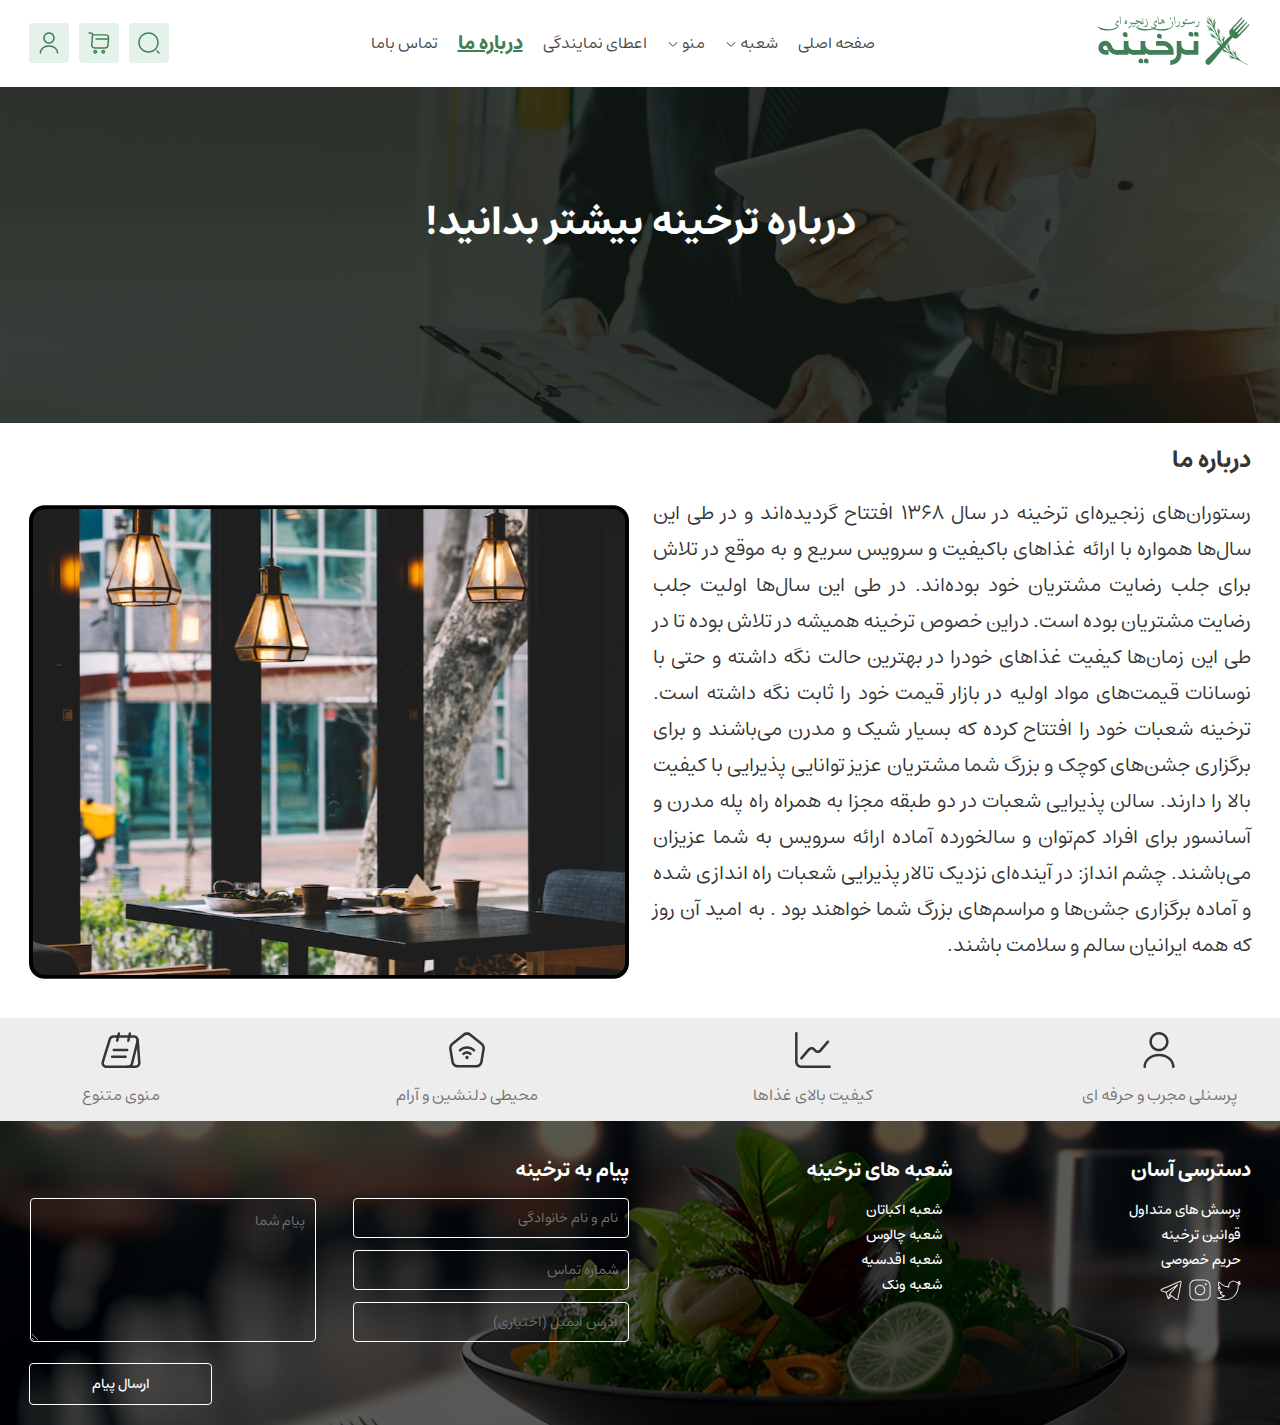
<file: about.html>
<!DOCTYPE html>
<html lang="fa" dir="rtl">
  <head>
    <meta charset="UTF-8" />
    <meta name="viewport" content="width=device-width, initial-scale=1.0" />
    <link rel="stylesheet" href="/css/fonts.css" />
    <link rel="stylesheet" href="/css/styles.css" />
    <title>Tarkhineh-food ordering website</title>
  </head>
  <body>
    <!-- -------------- navbar--------------- -->
    <header class="main-header">
      <nav class="nav container">
        <div class="nav__toggler">
          <div class="bar bar-one"></div>
          <div class="bar bar-two"></div>
          <div class="bar bar-three"></div>
        </div>

        <a href="/index.html" class="logo">
          <img src="/assets/images/Logo.svg" alt="Tarkhineh-logo" />
        </a>

        <ul class="list nav__list">
          <li class="nav__item"><a href="/index.html">صفحه اصلی</a></li>
          <!-- ----------------------- -->
          <li class="nav__item slide-down">
            <a href="branches.html">شعبه</a>
            <span
              ><img src="/assets/icons/singles/arrow-down.svg" alt=""
            /></span>
          </li>
          <!-- ----------------------- -->
          <li class="nav__item slide-down">
            <a href="/menu-page.html">منو</a>
            <span
              ><img src="/assets/icons/singles/arrow-down.svg" alt=""
            /></span>
          </li>
          <!-- ---------------------- -->
          <li class="nav__item"><a href="/deputize.html">اعطای نمایندگی</a></li>
          <li class="nav__item"><a href="/about.html">درباره ما</a></li>
          <li class="nav__item"><a href="/call-us.html">تماس باما</a></li>
        </ul>

        <div class="nav__icon-container">
          <span class="nav__icons nav__search">
            <img src="/assets/icons/search-normal-primary.svg" alt="" />
          </span>
          <span class="nav__icons">
            <img src="/assets/icons/singles/shopping-cart-primary.svg" alt="" />
          </span>
          <span class="nav__icons">
            <img src="/assets/icons/singles/user-primary.svg" alt="" />
          </span>
        </div>
      </nav>
    </header>
    <!-- ------------ hero section ---------- -->
    <section class="hero-section about-hero">
      <div class="hero__wrapper">
        <h6 class="hero__title">درباره ترخینه بیشتر بدانید!</h6>
      </div>
    </section>
    <!-- ------------ about-us section ------ -->
    <section class="about-us__section container">
      <h6>درباره ما</h6>

      <div class="about-us__text">
        <span>
          <img src="/assets/images/about-us-img.svg" alt="" />
        </span>
        <p>
          رستوران‌های زنجیره‌ای ترخینه در سال ۱۳۶۸ افتتاح گردیده‌اند و در طی این
          سال‌ها همواره با ارائه غذاهای باکیفیت و سرویس سریع و به موقع در تلاش
          برای جلب رضایت مشتریان خود بوده‌اند. در طی این سال‌ها اولیت جلب رضایت
          مشتریان بوده است. دراین خصوص ترخینه همیشه در تلاش بوده تا در طی این
          زمان‌ها کیفیت غذاهای خودرا در بهترین حالت نگه داشته و حتی با نوسانات
          قیمت‌های مواد اولیه در بازار قیمت خود را ثابت نگه داشته است. ترخینه
          شعبات خود را افتتاح کرده که بسیار شیک و مدرن می‌باشند و برای برگزاری
          جشن‌های کوچک و بزرگ شما مشتریان عزیز توانایی پذیرایی با کیفیت بالا را
          دارند. سالن پذیرایی شعبات در دو طبقه مجزا به همراه راه پله مدرن و
          آسانسور برای افراد کم‌توان و سالخورده آماده ارائه سرویس به شما عزیزان
          می‌باشند. چشم انداز: در آینده‌ای نزدیک تالار پذیرایی شعبات راه اندازی
          شده و آماده برگزاری جشن‌ها و مراسم‌های بزرگ شما خواهند بود . به امید
          آن روز که همه ایرانیان سالم و سلامت باشند.
        </p>
      </div>
    </section>
    <!-- ------------ about-us icons--------- -->
    <div class="about-us__wrapper">
      <div class="about-us__icons container">
        <div class="icon-container">
          <span><img src="/assets/icons/singles/user.svg" alt="" /></span>
          <span class="icon__name">پرسنلی مجرب و حرفه ای</span>
        </div>
        <div class="icon-container">
          <span><img src="/assets/icons/singles/diagram.svg" alt="" /></span>
          <span class="icon__name">کیفیت بالای غذاها</span>
        </div>
        <div class="icon-container">
          <span><img src="/assets/icons/singles/home-wifi.svg" alt="" /></span>
          <span class="icon__name">محیطی دلنشین و آرام</span>
        </div>
        <div class="icon-container">
          <span><img src="/assets/icons/singles/menu-board.svg" alt="" /></span>
          <span class="icon__name">منوی متنوع</span>
        </div>
      </div>
    </div>
    <!-- ------------- footer -------------- -->
    <footer class="footer-section about-us__footer">
      <div class="footer-wrapper container">
        <div class="footer__shortcut">
          <p class="shortcut__header">دسترسی آسان</p>
          <ul>
            <li>
              <a href="">پرسش های متداول</a>
            </li>
            <li>
              <a href="">قوانین ترخینه</a>
            </li>
            <li>
              <a href="">حریم خصوصی</a>
            </li>
            <li>
              <div class="socials">
                <a href="">
                  <img
                    src="/assets/icons/singles/twitter.svg"
                    alt="twitter icon"
                  />
                </a>
                <a href="">
                  <img
                    src="/assets/icons/singles/Instagram.svg"
                    alt="Instagram icon"
                  />
                </a>
                <a href="">
                  <img
                    src="/assets/icons/singles/Telegram.svg"
                    alt="Telegram icon"
                  />
                </a>
              </div>
            </li>
          </ul>
        </div>
        <!-- --------------------------------- -->
        <div class="footer__branches">
          <p class="shortcut__header">
            <a href="">شعبه های ترخینه</a>
          </p>
          <ul>
            <li><a href="">شعبه اکباتان</a></li>
            <li><a href="">شعبه چالوس</a></li>
            <li><a href="">شعبه اقدسیه</a></li>
            <li><a href="">شعبه ونک</a></li>
          </ul>
        </div>
        <!-- ------------------------------- -->
        <div class="footer__message">
          <p>پیام به ترخینه</p>
          <form>
            <input
              type="text"
              placeholder="نام و نام خانوادگی"
              class="footer__form-name"
            />
            <input
              type="tel"
              placeholder="شماره تماس"
              class="footer__form-num"
            />
            <input
              type="email"
              placeholder="آدرس ایمیل (اختیاری)"
              class="footer__form-email"
            />
            <textarea
              cols="30"
              rows="10"
              placeholder="پیام شما"
              class="footer__form-textarea"
            ></textarea>
            <input type="button" value="ارسال پیام" class="btn" />
          </form>
        </div>
      </div>
    </footer>

    <script src="/js/app.js"></script>
  </body>
</html>
</file>
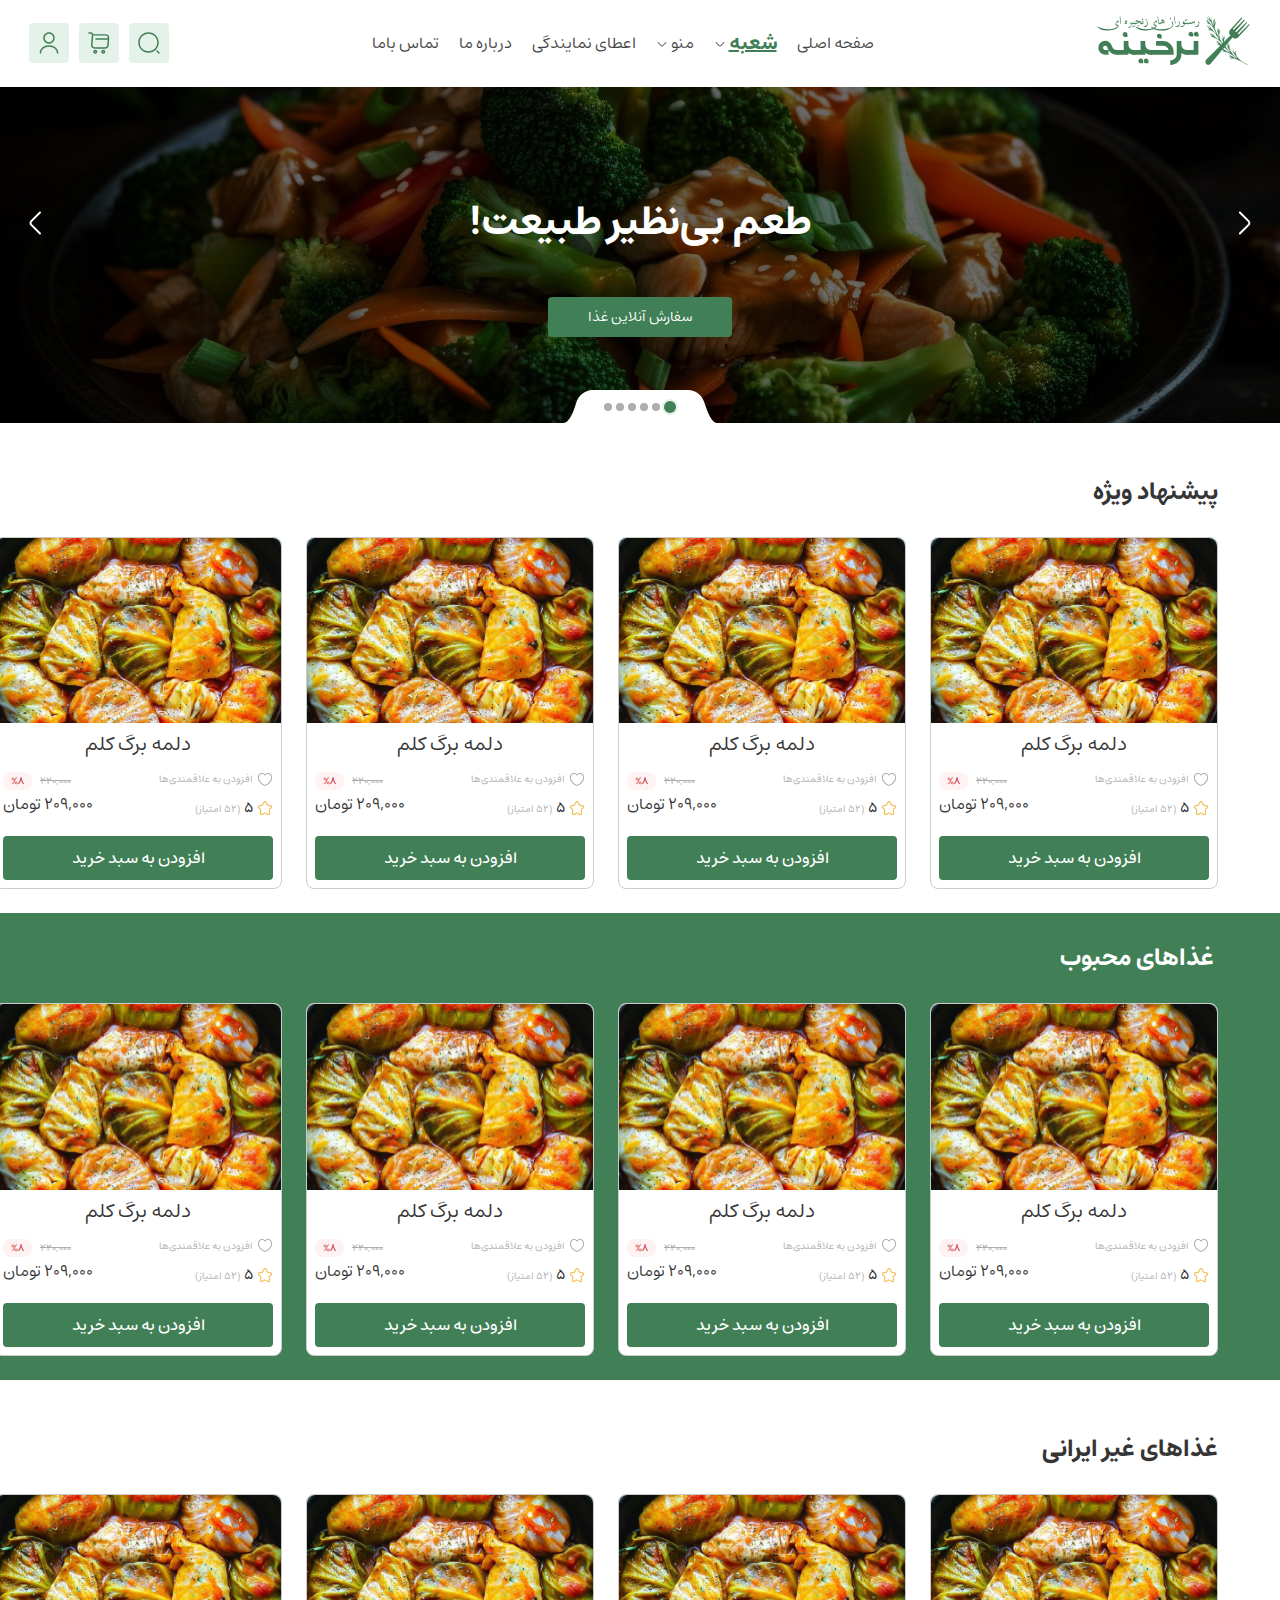
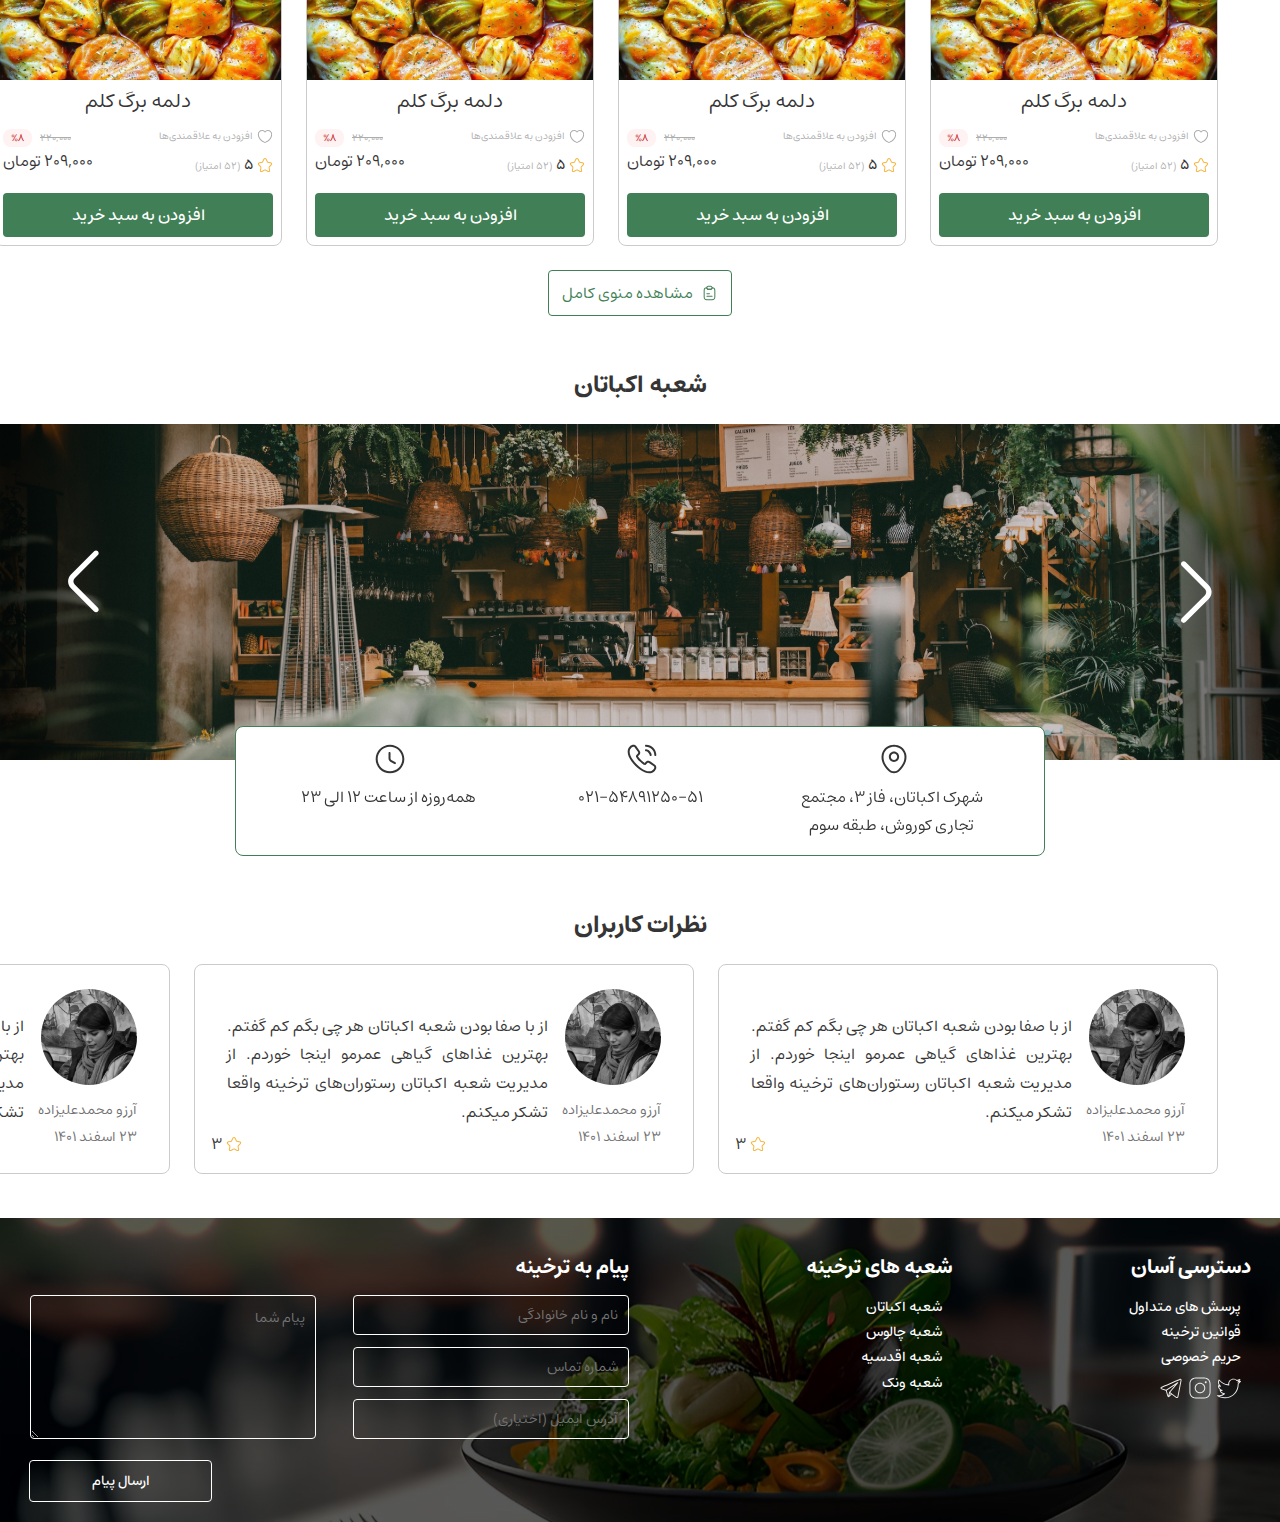
<file: branches.html>
<!DOCTYPE html>
<html lang="fa" dir="rtl">
  <head>
    <meta charset="UTF-8" />
    <meta name="viewport" content="width=device-width, initial-scale=1.0" />
    <link rel="stylesheet" href="/css/fonts.css" />
    <link rel="stylesheet" href="/css/styles.css" />
    <title>Tarkhineh-food ordering website</title>
  </head>
  <body>
    <!-- ---------------- navbar---------------- -->
    <header class="main-header">
      <nav class="nav container">
        <div class="nav__toggler">
          <div class="bar bar-one"></div>
          <div class="bar bar-two"></div>
          <div class="bar bar-three"></div>
        </div>

        <a href="/index.html" class="logo">
          <img src="/assets/images/Logo.svg" alt="Tarkhineh-logo" />
        </a>

        <ul class="list nav__list">
          <li class="nav__item"><a href="/index.html">صفحه اصلی</a></li>
          <!-- ----------------------- -->
          <li class="nav__item slide-down">
            <a href="/branches.html">شعبه</a>
            <span
              ><img src="/assets/icons/singles/arrow-down.svg" alt=""
            /></span>
          </li>
          <!-- ----------------------- -->
          <li class="nav__item slide-down">
            <a href="/menu-page.html">منو</a>
            <span
              ><img src="/assets/icons/singles/arrow-down.svg" alt=""
            /></span>
          </li>
          <!-- ---------------------- -->
          <li class="nav__item"><a href="/deputize.html">اعطای نمایندگی</a></li>
          <li class="nav__item"><a href="/about.html">درباره ما</a></li>
          <li class="nav__item"><a href="/call-us.html">تماس باما</a></li>
        </ul>

        <div class="nav__icon-container">
          <span class="nav__icons nav__search">
            <img src="/assets/icons/search-normal-primary.svg" alt="" />
          </span>
          <span class="nav__icons">
            <img src="/assets/icons/singles/shopping-cart-primary.svg" alt="" />
          </span>
          <span class="nav__icons">
            <img src="/assets/icons/singles/user-primary.svg" alt="" />
          </span>
        </div>
      </nav>
    </header>
    <!-- ----------- hero section ------------ -->
    <section class="hero-section branch-hero block">
      <div class="hero__wrapper">
        <span class="slide-icons slide-right">
          <img src="/assets/icons/singles/arrow-right1.svg" alt="" />
        </span>
        <h6 class="hero__title">طعم بی‌نظیر طبیعت!</h6>
        <span class="slide-icons slide-left">
          <img src="/assets/icons/singles/arrow-left.svg" alt="" />
        </span>
        <button class="btn btn--primary">سفارش آنلاین غذا</button>
        <span><img src="/assets/images/Elipse Group.svg" alt="" /></span>
      </div>
    </section>
    <!-- --------- special offer section --------- -->
    <section class="branch__container container-scorll branch__title">
      <div class="menu__search">
        <form>
          <input type="search" placeholder="جستجو" />
        </form>
      </div>
      <div class="branch__special-offers">
        <h6>پیشنهاد ویژه</h6>
        <div class="branch__offer-cards">
          <div class="offer-card">
            <img src="/assets/images/dolme.svg" alt="" />
            <p>دلمه برگ کلم</p>
            <div class="card-details">
              <span class="card__icons">
                <span class="add-to-faves">
                  <img src="/assets/icons/singles/heart.svg" alt="" />
                  <p>افزودن به علاقمندی‌ها</p></span
                >
                <span class="card__likes">
                  <img src="/assets/icons/singles/star.svg" alt="" />
                  <p><strong>۵</strong>(۵۲ امتیاز)</p></span
                >
              </span>
              <span class="card__price">
                <span>
                  <span class="old-price">۲۲۰,۰۰۰</span>
                  <span class="badge">%۸</span>
                </span>
                <span class="new-price">۲۰۹,۰۰۰ تومان</span>
              </span>
            </div>
            <button class="btn btn--primary">افزودن به سبد خرید</button>
          </div>
          <!-- ------------------------ -->
          <div class="offer-card">
            <img src="/assets/images/dolme.svg" alt="" />
            <p>دلمه برگ کلم</p>
            <div class="card-details">
              <span class="card__icons">
                <span class="add-to-faves">
                  <img src="/assets/icons/singles/heart.svg" alt="" />
                  <p>افزودن به علاقمندی‌ها</p>
                </span>

                <span class="card__likes"
                  ><img src="/assets/icons/singles/star.svg" alt="" />
                  <p><strong>۵</strong>(۵۲ امتیاز)</p></span
                >
              </span>
              <span class="card__price">
                <span>
                  <span class="old-price">۲۲۰,۰۰۰</span>
                  <span class="badge">%۸</span>
                </span>
                <span class="new-price">۲۰۹,۰۰۰ تومان</span>
              </span>
            </div>
            <button class="btn btn--primary">افزودن به سبد خرید</button>
          </div>
          <!-- ------------------------ -->
          <div class="offer-card">
            <img src="/assets/images/dolme.svg" alt="" />
            <p>دلمه برگ کلم</p>
            <div class="card-details">
              <span class="card__icons">
                <span class="add-to-faves">
                  <img src="/assets/icons/singles/heart.svg" alt="" />
                  <p>افزودن به علاقمندی‌ها</p></span
                >
                <span class="card__likes"
                  ><img src="/assets/icons/singles/star.svg" alt="" />
                  <p><strong>۵</strong>(۵۲ امتیاز)</p></span
                >
              </span>
              <span class="card__price">
                <span>
                  <span class="old-price">۲۲۰,۰۰۰</span>
                  <span class="badge">%۸</span>
                </span>
                <span class="new-price">۲۰۹,۰۰۰ تومان</span>
              </span>
            </div>
            <button class="btn btn--primary">افزودن به سبد خرید</button>
          </div>
          <!-- ------------------------ -->
          <div class="offer-card">
            <img src="/assets/images/dolme.svg" alt="" />
            <p>دلمه برگ کلم</p>
            <div class="card-details">
              <span class="card__icons">
                <span class="add-to-faves">
                  <img src="/assets/icons/singles/heart.svg" alt="" />
                  <p>افزودن به علاقمندی‌ها</p>
                </span>
                <span class="card__likes"
                  ><img src="/assets/icons/singles/star.svg" alt="" />
                  <p><strong>۵</strong>(۵۲ امتیاز)</p></span
                >
              </span>
              <span class="card__price">
                <span>
                  <span class="old-price">۲۲۰,۰۰۰</span>
                  <span class="badge">%۸</span>
                </span>
                <span class="new-price">۲۰۹,۰۰۰ تومان</span>
              </span>
            </div>
            <button class="btn btn--primary">افزودن به سبد خرید</button>
          </div>
          <!-- ------------------------ -->
          <div class="offer-card">
            <img src="/assets/images/dolme.svg" alt="" />
            <p>دلمه برگ کلم</p>
            <div class="card-details">
              <span class="card__icons">
                <span class="add-to-faves">
                  <img src="/assets/icons/singles/heart.svg" alt="" />
                  <p>افزودن به علاقمندی‌ها</p></span
                >
                <span class="card__likes"
                  ><img src="/assets/icons/singles/star.svg" alt="" />
                  <p><strong>۵</strong>(۵۲ امتیاز)</p></span
                >
              </span>
              <span class="card__price">
                <span>
                  <span class="old-price">۲۲۰,۰۰۰</span>
                  <span class="badge">%۸</span>
                </span>
                <span class="new-price">۲۰۹,۰۰۰ تومان</span>
              </span>
            </div>
            <button class="btn btn--primary">افزودن به سبد خرید</button>
          </div>
          <!-- ------------------------ -->
        </div>
      </div>
    </section>
    <!-- --------- fave foods section ------------ -->
    <section class="branch__fave-foods branch__title">
      <div class="container-scorll">
        <h6>غذاهای محبوب</h6>
        <div class="branch__faves branch__offer-cards">
          <div class="offer-card">
            <img src="/assets/images/dolme.svg" alt="" />
            <p>دلمه برگ کلم</p>
            <div class="card-details">
              <span class="card__icons">
                <span class="add-to-faves">
                  <img src="/assets/icons/singles/heart.svg" alt="" />
                  <p>افزودن به علاقمندی‌ها</p></span
                >
                <span class="card__likes"
                  ><img src="/assets/icons/singles/star.svg" alt="" />
                  <p><strong>۵</strong>(۵۲ امتیاز)</p></span
                >
              </span>
              <span class="card__price">
                <span>
                  <span class="old-price">۲۲۰,۰۰۰</span>
                  <span class="badge">%۸</span>
                </span>
                <span class="new-price">۲۰۹,۰۰۰ تومان</span>
              </span>
            </div>
            <button class="btn btn--primary">افزودن به سبد خرید</button>
          </div>
          <!-- ----------------------------- --->
          <div class="offer-card">
            <img src="/assets/images/dolme.svg" alt="" />
            <p>دلمه برگ کلم</p>
            <div class="card-details">
              <span class="card__icons">
                <span class="add-to-faves">
                  <img src="/assets/icons/singles/heart.svg" alt="" />
                  <p>افزودن به علاقمندی‌ها</p></span
                >
                <span class="card__likes"
                  ><img src="/assets/icons/singles/star.svg" alt="" />
                  <p><strong>۵</strong>(۵۲ امتیاز)</p></span
                >
              </span>
              <span class="card__price">
                <span>
                  <span class="old-price">۲۲۰,۰۰۰</span>
                  <span class="badge">%۸</span>
                </span>
                <span class="new-price">۲۰۹,۰۰۰ تومان</span>
              </span>
            </div>
            <button class="btn btn--primary">افزودن به سبد خرید</button>
          </div>
          <!-- ------------------------------ -->
          <div class="offer-card">
            <img src="/assets/images/dolme.svg" alt="" />
            <p>دلمه برگ کلم</p>
            <div class="card-details">
              <span class="card__icons">
                <span class="add-to-faves">
                  <img src="/assets/icons/singles/heart.svg" alt="" />
                  <p>افزودن به علاقمندی‌ها</p></span
                >
                <span class="card__likes"
                  ><img src="/assets/icons/singles/star.svg" alt="" />
                  <p><strong>۵</strong>(۵۲ امتیاز)</p></span
                >
              </span>
              <span class="card__price">
                <span>
                  <span class="old-price">۲۲۰,۰۰۰</span>
                  <span class="badge">%۸</span>
                </span>
                <span class="new-price">۲۰۹,۰۰۰ تومان</span>
              </span>
            </div>
            <button class="btn btn--primary">افزودن به سبد خرید</button>
          </div>
          <!-- ------------------------------ -->
          <div class="offer-card">
            <img src="/assets/images/dolme.svg" alt="" />
            <p>دلمه برگ کلم</p>
            <div class="card-details">
              <span class="card__icons">
                <span class="add-to-faves">
                  <img src="/assets/icons/singles/heart.svg" alt="" />
                  <p>افزودن به علاقمندی‌ها</p></span
                >
                <span class="card__likes"
                  ><img src="/assets/icons/singles/star.svg" alt="" />
                  <p><strong>۵</strong>(۵۲ امتیاز)</p></span
                >
              </span>
              <span class="card__price">
                <span>
                  <span class="old-price">۲۲۰,۰۰۰</span>
                  <span class="badge">%۸</span>
                </span>
                <span class="new-price">۲۰۹,۰۰۰ تومان</span>
              </span>
            </div>
            <button class="btn btn--primary">افزودن به سبد خرید</button>
          </div>
          <!-- ------------------------------ -->
          <div class="offer-card">
            <img src="/assets/images/dolme.svg" alt="" />
            <p>دلمه برگ کلم</p>
            <div class="card-details">
              <span class="card__icons">
                <span class="add-to-faves">
                  <img src="/assets/icons/singles/heart.svg" alt="" />
                  <p>افزودن به علاقمندی‌ها</p></span
                >
                <span class="card__likes"
                  ><img src="/assets/icons/singles/star.svg" alt="" />
                  <p><strong>۵</strong>(۵۲ امتیاز)</p></span
                >
              </span>
              <span class="card__price">
                <span>
                  <span class="old-price">۲۲۰,۰۰۰</span>
                  <span class="badge">%۸</span>
                </span>
                <span class="new-price">۲۰۹,۰۰۰ تومان</span>
              </span>
            </div>
            <button class="btn btn--primary">افزودن به سبد خرید</button>
          </div>
          <!-- ------------------------------ -->
        </div>
      </div>
    </section>
    <!-- -------- foreign foods section ---------- -->
    <div class="branch__foreign-foods container-scorll branch__title">
      <h6>غذاهای غیر ایرانی</h6>
      <div class="branch__offer-cards">
        <div class="offer-card">
          <img src="/assets/images/dolme.svg" alt="" />
          <p>دلمه برگ کلم</p>
          <div class="card-details">
            <span class="card__icons">
              <span class="add-to-faves">
                <img src="/assets/icons/singles/heart.svg" alt="" />
                <p>افزودن به علاقمندی‌ها</p></span
              >
              <span class="card__likes"
                ><img src="/assets/icons/singles/star.svg" alt="" />
                <p><strong>۵</strong>(۵۲ امتیاز)</p></span
              >
            </span>
            <span class="card__price">
              <span>
                <span class="old-price">۲۲۰,۰۰۰</span>
                <span class="badge">%۸</span>
              </span>
              <span class="new-price">۲۰۹,۰۰۰ تومان</span>
            </span>
          </div>
          <button class="btn btn--primary">افزودن به سبد خرید</button>
        </div>
        <!-- ----------------------------- --->
        <div class="offer-card">
          <img src="/assets/images/dolme.svg" alt="" />
          <p>دلمه برگ کلم</p>
          <div class="card-details">
            <span class="card__icons">
              <span class="add-to-faves">
                <img src="/assets/icons/singles/heart.svg" alt="" />
                <p>افزودن به علاقمندی‌ها</p></span
              >
              <span class="card__likes"
                ><img src="/assets/icons/singles/star.svg" alt="" />
                <p><strong>۵</strong>(۵۲ امتیاز)</p></span
              >
            </span>
            <span class="card__price">
              <span>
                <span class="old-price">۲۲۰,۰۰۰</span>
                <span class="badge">%۸</span>
              </span>
              <span class="new-price">۲۰۹,۰۰۰ تومان</span>
            </span>
          </div>
          <button class="btn btn--primary">افزودن به سبد خرید</button>
        </div>
        <!-- ------------------------------ -->
        <div class="offer-card">
          <img src="/assets/images/dolme.svg" alt="" />
          <p>دلمه برگ کلم</p>
          <div class="card-details">
            <span class="card__icons">
              <span class="add-to-faves">
                <img src="/assets/icons/singles/heart.svg" alt="" />
                <p>افزودن به علاقمندی‌ها</p></span
              >
              <span class="card__likes"
                ><img src="/assets/icons/singles/star.svg" alt="" />
                <p><strong>۵</strong>(۵۲ امتیاز)</p></span
              >
            </span>
            <span class="card__price">
              <span>
                <span class="old-price">۲۲۰,۰۰۰</span>
                <span class="badge">%۸</span>
              </span>
              <span class="new-price">۲۰۹,۰۰۰ تومان</span>
            </span>
          </div>
          <button class="btn btn--primary">افزودن به سبد خرید</button>
        </div>
        <!-- ------------------------------ -->
        <div class="offer-card">
          <img src="/assets/images/dolme.svg" alt="" />
          <p>دلمه برگ کلم</p>
          <div class="card-details">
            <span class="card__icons">
              <span class="add-to-faves">
                <img src="/assets/icons/singles/heart.svg" alt="" />
                <p>افزودن به علاقمندی‌ها</p></span
              >
              <span class="card__likes"
                ><img src="/assets/icons/singles/star.svg" alt="" />
                <p><strong>۵</strong>(۵۲ امتیاز)</p></span
              >
            </span>
            <span class="card__price">
              <span>
                <span class="old-price">۲۲۰,۰۰۰</span>
                <span class="badge">%۸</span>
              </span>
              <span class="new-price">۲۰۹,۰۰۰ تومان</span>
            </span>
          </div>
          <button class="btn btn--primary">افزودن به سبد خرید</button>
        </div>
        <!-- ------------------------------ -->
        <div class="offer-card">
          <img src="/assets/images/dolme.svg" alt="" />
          <p>دلمه برگ کلم</p>
          <div class="card-details">
            <span class="card__icons">
              <span class="add-to-faves">
                <img src="/assets/icons/singles/heart.svg" alt="" />
                <p>افزودن به علاقمندی‌ها</p></span
              >
              <span class="card__likes"
                ><img src="/assets/icons/singles/star.svg" alt="" />
                <p><strong>۵</strong>(۵۲ امتیاز)</p></span
              >
            </span>
            <span class="card__price">
              <span>
                <span class="old-price">۲۲۰,۰۰۰</span>
                <span class="badge">%۸</span>
              </span>
              <span class="new-price">۲۰۹,۰۰۰ تومان</span>
            </span>
          </div>
          <button class="btn btn--primary">افزودن به سبد خرید</button>
        </div>
        <!-- ------------------------------ -->
      </div>
    </div>
    <div class="btn-wrapper">
      <button class="btn btn--fourth">
        <img class="note-icon" src="/assets/icons/singles/note.svg" alt="" />
        <img
          class="note-icon-white"
          src="/assets/icons/singles/note-white.svg"
          alt=""
        />
        مشاهده منوی کامل
      </button>
    </div>

    <!-- ------------- branch address ------------ -->
    <div class="branch__address-wrapper branch__title">
      <h6>شعبه اکباتان</h6>
      <div class="branch__container">
        <div class="branch__hero-img">
          <img src="/assets/images/branch__hero-img.svg" alt="ekbatan-branch" />
        </div>
        <div class="branch__address">
          <span class="address-location"
            ><img
              src="/assets/icons/singles/location.svg"
              alt="location-icon"
            />
            شهرک اکباتان، فاز ۳، مجتمع تجاری کوروش، طبقه سوم</span
          >
          <!-- <span class="branch__call-day"> -->
            <span
              ><img
                src="/assets/icons/singles/call-calling.svg"
                alt="phone-icon"
              />۰۲۱-۵۴۸۹۱۲۵۰-۵۱</span
            >
            <span class="address-time"
              ><img
                src="/assets/icons/singles/clock.svg"
                alt="clock-icon"
              />همه‌روزه از ساعت ۱۲ الی ۲۳
            </span>
          <!-- </span> -->
        </div>
      </div>
    </div>
    <!-- ------------ comment section -------- -->
    <section class="comment-section branch__title">
      <h6>نظرات کاربران</h6>
      <div class="comment__wrapper">
        <div class="comment__card">
          <span class="comment__avatar">
            <img src="/assets/images/avatar.svg" alt="avatar" />
            <p class="comment__id">آرزو محمدعلیزاده</p>
            <span class="comment__id">۲۳ اسفند ۱۴۰۱</span>
          </span>
          <p>
            از با صفا بودن شعبه اکباتان هر چی بگم کم گفتم. بهترین غذاهای گیاهی
            عمرمو اینجا خوردم. از مدیریت شعبه اکباتان رستوران‌های ترخینه واقعا
            تشکر میکنم.
          </p>
          <span class="comment__rate"
            ><img src="/assets/icons/singles/star.svg" alt="" />۳</span
          >
        </div>
        <!-- ---------------------------- -->
        <div class="comment__card">
          <span class="comment__avatar">
            <img src="/assets/images/avatar.svg" alt="avatar" />
            <p class="comment__id">آرزو محمدعلیزاده</p>
            <span class="comment__id">۲۳ اسفند ۱۴۰۱</span>
          </span>
          <p>
            از با صفا بودن شعبه اکباتان هر چی بگم کم گفتم. بهترین غذاهای گیاهی
            عمرمو اینجا خوردم. از مدیریت شعبه اکباتان رستوران‌های ترخینه واقعا
            تشکر میکنم.
          </p>
          <span class="comment__rate"
            ><img src="/assets/icons/singles/star.svg" alt="" />۳</span
          >
        </div>
        <!-- ---------------------------- -->
        <div class="comment__card">
          <span class="comment__avatar">
            <img src="/assets/images/avatar.svg" alt="avatar" />
            <p class="comment__id">آرزو محمدعلیزاده</p>
            <span class="comment__id">۲۳ اسفند ۱۴۰۱</span>
          </span>
          <p>
            از با صفا بودن شعبه اکباتان هر چی بگم کم گفتم. بهترین غذاهای گیاهی
            عمرمو اینجا خوردم. از مدیریت شعبه اکباتان رستوران‌های ترخینه واقعا
            تشکر میکنم.
          </p>
          <span class="comment__rate"
            ><img src="/assets/icons/singles/star.svg" alt="" />۳</span
          >
        </div>
        <!-- ---------------------------- -->
        <div class="comment__card">
          <span class="comment__avatar">
            <img src="/assets/images/avatar.svg" alt="avatar" />
            <p class="comment__id">آرزو محمدعلیزاده</p>
            <span class="comment__id">۲۳ اسفند ۱۴۰۱</span>
          </span>
          <p>
            از با صفا بودن شعبه اکباتان هر چی بگم کم گفتم. بهترین غذاهای گیاهی
            عمرمو اینجا خوردم. از مدیریت شعبه اکباتان رستوران‌های ترخینه واقعا
            تشکر میکنم.
          </p>
          <span class="comment__rate"
            ><img src="/assets/icons/singles/star.svg" alt="" />۳</span
          >
        </div>
        <!-- ---------------------------- -->
      </div>
    </section>
    <!-- ----------- footer ----------------- -->
    <footer class="footer-section branch__footer">
      <div class="footer-wrapper container">
        <div class="footer__shortcut">
          <p class="shortcut__header">دسترسی آسان</p>
          <ul>
            <li>
              <a href="">پرسش های متداول</a>
            </li>
            <li>
              <a href="">قوانین ترخینه</a>
            </li>
            <li>
              <a href="">حریم خصوصی</a>
            </li>
            <li>
              <div class="socials">
                <a href="">
                  <img
                    src="/assets/icons/singles/twitter.svg"
                    alt="twitter icon"
                  />
                </a>
                <a href="">
                  <img
                    src="/assets/icons/singles/Instagram.svg"
                    alt="Instagram icon"
                  />
                </a>
                <a href="">
                  <img
                    src="/assets/icons/singles/Telegram.svg"
                    alt="Telegram icon"
                  />
                </a>
              </div>
            </li>
          </ul>
        </div>
        <!-- --------------------------------- -->
        <div class="footer__branches">
          <p class="shortcut__header">
            <a href="">شعبه های ترخینه</a>
          </p>
          <ul>
            <li><a href="">شعبه اکباتان</a></li>
            <li><a href="">شعبه چالوس</a></li>
            <li><a href="">شعبه اقدسیه</a></li>
            <li><a href="">شعبه ونک</a></li>
          </ul>
        </div>
        <!-- ------------------------------- -->
        <div class="footer__message">
          <p>پیام به ترخینه</p>
          <form>
            <input
              type="text"
              placeholder="نام و نام خانوادگی"
              class="footer__form-name"
            />
            <input
              type="tel"
              placeholder="شماره تماس"
              class="footer__form-num"
            />
            <input
              type="email"
              placeholder="آدرس ایمیل (اختیاری)"
              class="footer__form-email"
            />
            <textarea
              cols="30"
              rows="10"
              placeholder="پیام شما"
              class="footer__form-textarea"
            ></textarea>
            <input type="button" value="ارسال پیام" class="btn" />
          </form>
        </div>
      </div>
      <!-- ----------- my signature ----------- -->
      <!-- <p class="my-signature">
        created by
        <a href="https://github.com/rezvan9/Tarkhine_project">Rezvan Asadi</a>
        /designed by Tarkhineh group
      </p> -->
    </footer>

    <script src="/js/app.js"></script>
  </body>
</html>
</file>
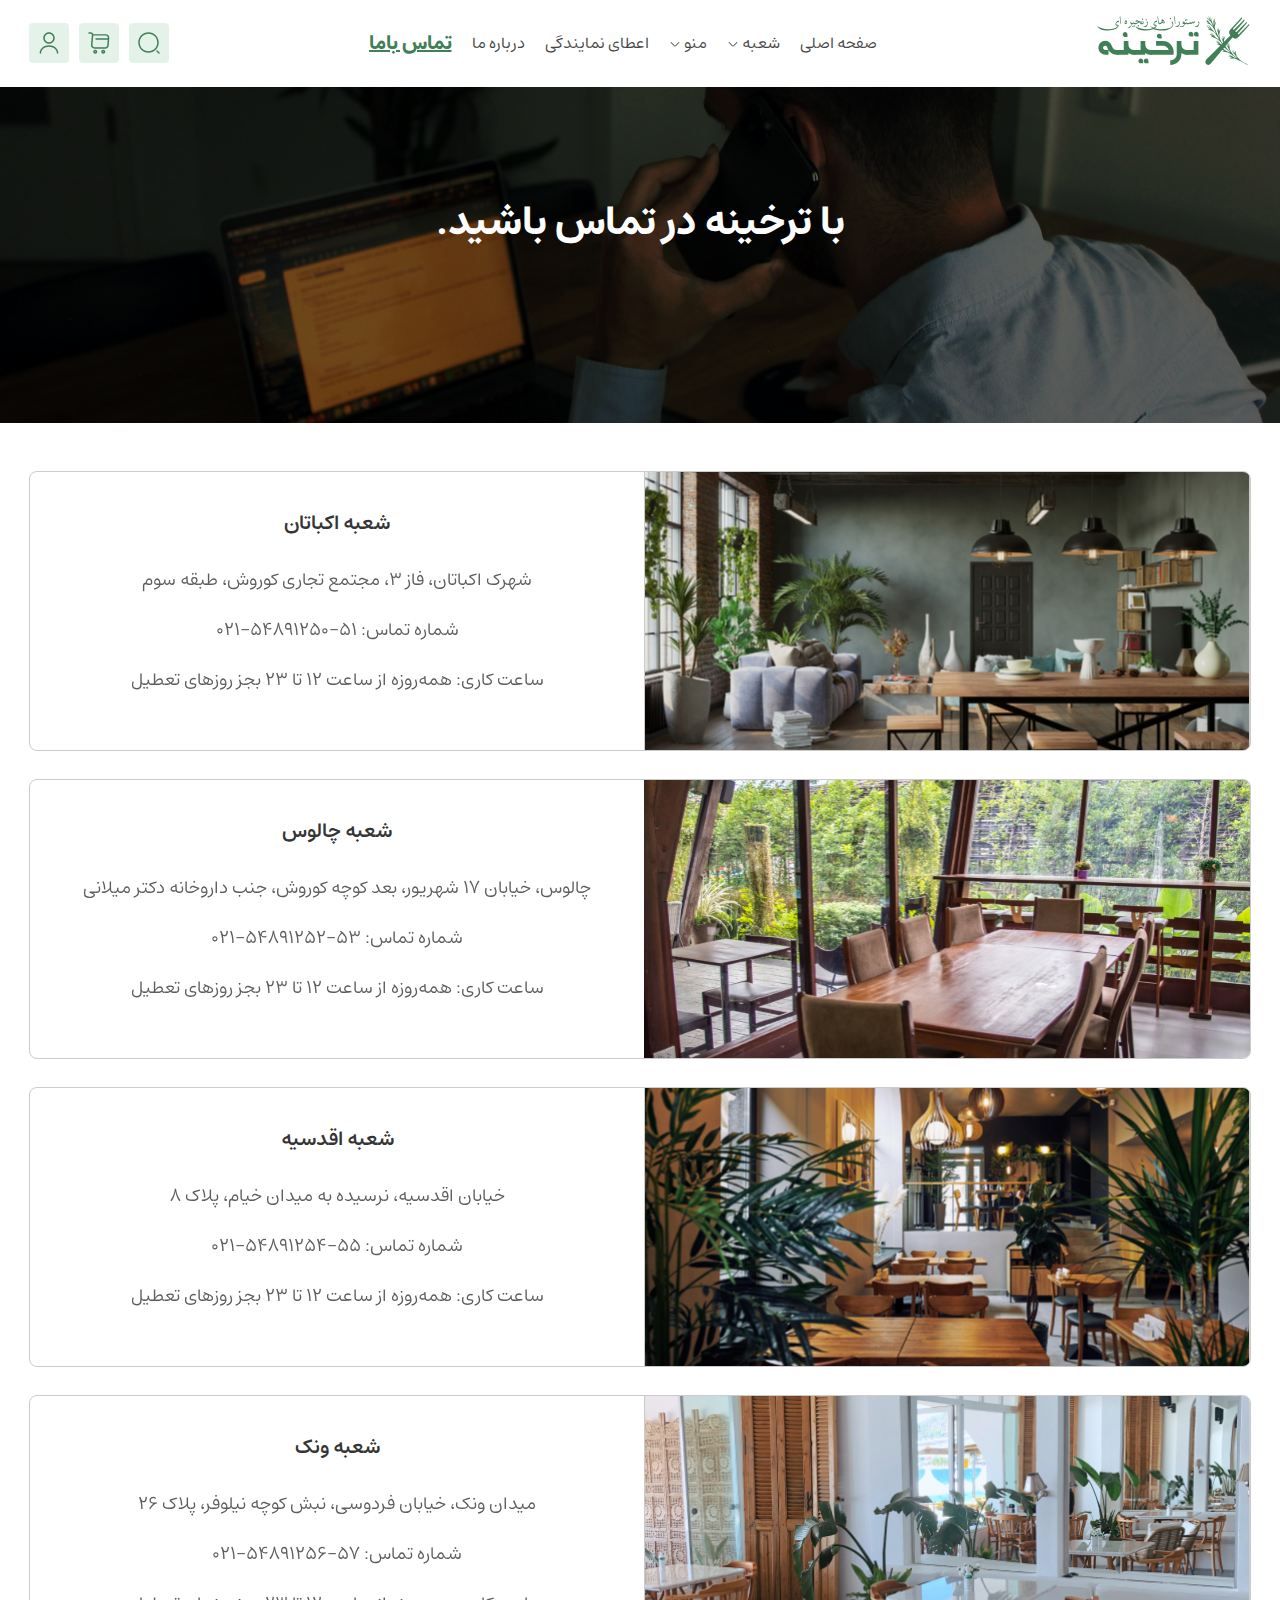
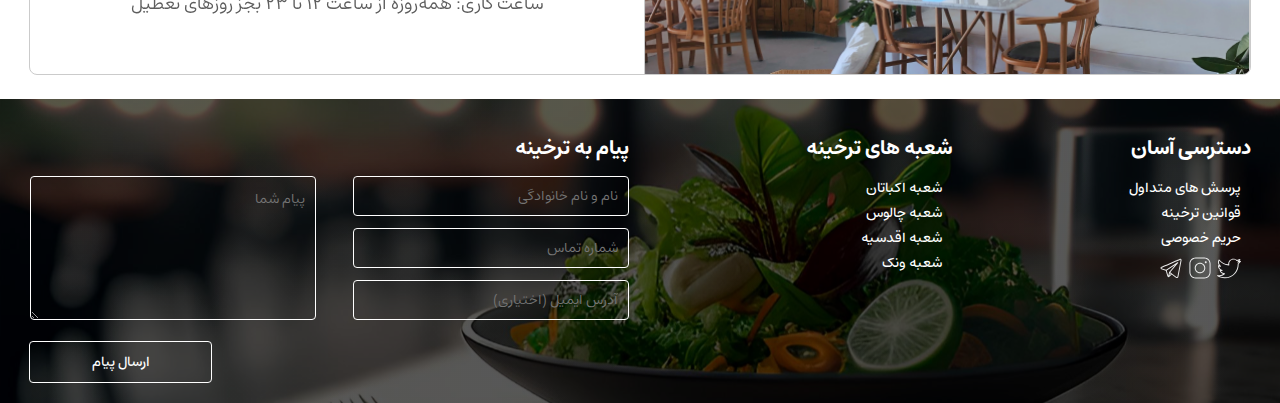
<file: call-us.html>
<!DOCTYPE html>
<html lang="fa" dir="rtl">
  <head>
    <meta charset="UTF-8" />
    <meta name="viewport" content="width=device-width, initial-scale=1.0" />
    <link rel="stylesheet" href="/css/fonts.css" />
    <link rel="stylesheet" href="/css/styles.css" />
    <title>Tarkhineh-food ordering website</title>
  </head>
  <body>
    <!-- -------------- navbar--------------- -->
    <header class="main-header">
      <nav class="nav container">
        <div class="nav__toggler">
          <div class="bar bar-one"></div>
          <div class="bar bar-two"></div>
          <div class="bar bar-three"></div>
        </div>

        <a href="/index.html" class="logo">
          <img src="/assets/images/Logo.svg" alt="Tarkhineh-logo" />
        </a>

        <ul class="list nav__list">
          <li class="nav__item"><a href="/index.html">صفحه اصلی</a></li>
          <!-- ----------------------- -->
          <li class="nav__item slide-down">
            <a href="/branches.html">شعبه</a>
            <span
              ><img src="/assets/icons/singles/arrow-down.svg" alt=""
            /></span>
          </li>
          <!-- ----------------------- -->
          <li class="nav__item slide-down">
            <a href="/menu-page.html">منو</a>
            <span
              ><img src="/assets/icons/singles/arrow-down.svg" alt=""
            /></span>
          </li>
          <!-- ---------------------- -->
          <li class="nav__item"><a href="/deputize.html">اعطای نمایندگی</a></li>
          <li class="nav__item"><a href="/about.html">درباره ما</a></li>
          <li class="nav__item"><a href="/call-us.html">تماس باما</a></li>
        </ul>

        <div class="nav__icon-container">
          <span class="nav__icons nav__search">
            <img src="/assets/icons/search-normal-primary.svg" alt="" />
          </span>
          <span class="nav__icons">
            <img src="/assets/icons/singles/shopping-cart-primary.svg" alt="" />
          </span>
          <span class="nav__icons">
            <img src="/assets/icons/singles/user-primary.svg" alt="" />
          </span>
        </div>
      </nav>
    </header>
    <!-- ----------- hero section ----------- -->
    <section class="hero-section call-hero">
      <div class="hero__wrapper">
        <h6 class="hero__title">با ترخینه در تماس باشید.</h6>
      </div>
    </section>
    <!-- ----------- branch section --------- -->
    <section class="branch-section call-branch block">
      <div class="branch-wrapper">
        <div class="branch">
          <span class="branch__img">
            <img src="/assets/images/ekbatan.svg" alt="" />
            <div class="overlay">
              <span class="icon-wrapper">
                <span class="icon-hover"
                  ><img src="/assets/icons/singles/gallery.svg" alt=""
                /></span>
              </span>
            </div>
          </span>
          <span class="branch__details">
            <strong class="branch__details-title">شعبه اکباتان</strong>
            <p>شهرک اکباتان، فاز ۳، مجتمع تجاری کوروش، طبقه سوم</p>
            <p>شماره تماس: ۵۱-۵۴۸۹۱۲۵۰-۰۲۱</p>
            <p>ساعت کاری: همه‌روزه از ساعت ۱۲ تا ۲۳ بجز روزهای تعطیل</p>
            <div class="branch__buttons">
              <a href="#" class="btn btn--fourth">صفحه شعبه</a>
              <a href="#" class="btn btn--primary">دیدن در نقشه</a>
            </div>
          </span>
        </div>
        <!-- ----------------------- -->
        <div class="branch">
          <span class="branch__img">
            <img src="/assets/images/chaloos.svg" alt="" />
            <div class="overlay">
              <span class="icon-wrapper">
                <span class="icon-hover"
                ><img src="/assets/icons/singles/gallery.svg" alt=""
              /></span>
              </span>
            </div>
          </span>
          <span class="branch__details">
            <strong class="branch__details-title">شعبه چالوس</strong>
            <p>
              چالوس‌‍، خیابان ۱۷ شهریور، بعد کوچه کوروش، جنب داروخانه دکتر
              میلانی
            </p>
            <p>شماره تماس: ۵۳-۵۴۸۹۱۲۵۲-۰۲۱</p>
            <p>ساعت کاری: همه‌روزه از ساعت ۱۲ تا ۲۳ بجز روزهای تعطیل</p>
            <div class="branch__buttons">
              <a href="#" class="btn btn--fourth">صفحه شعبه</a>
              <a href="#" class="btn btn--primary">دیدن در نقشه</a>
            </div>
          </span>
        </div>
        <!-- ----------------------- -->
        <div class="branch">
          <span class="branch__img">
            <img src="/assets/images/aqdasie.svg" alt="" />
            <div class="overlay">
              <span class="icon-wrapper">
                <span class="icon-hover"
                ><img src="/assets/icons/singles/gallery.svg" alt=""
              /></span>
              </span>
            </div>
          </span>
          <span class="branch__details">
            <strong class="branch__details-title">شعبه اقدسیه</strong>
            <p>خیابان اقدسیه، نرسیده به میدان خیام، پلاک ۸</p>
            <p>شماره تماس: ۵۵-۵۴۸۹۱۲۵۴-۰۲۱</p>
            <p>ساعت کاری: همه‌روزه از ساعت ۱۲ تا ۲۳ بجز روزهای تعطیل</p>
            <div class="branch__buttons">
              <a href="#" class="btn btn--fourth">صفحه شعبه</a>
              <a href="#" class="btn btn--primary">دیدن در نقشه</a>
            </div>
          </span>
        </div>
        <!-- ----------------------- -->
        <div class="branch">
          <span class="branch__img">
            <img src="/assets/images/vanak1.png" alt="" />
            <div class="overlay">
              <span class="icon-wrapper">
                <span class="icon-hover"
                ><img src="/assets/icons/singles/gallery.svg" alt=""
              /></span>
              </span>
            </div>
          </span>
          <span class="branch__details">
            <strong class="branch__details-title">شعبه ونک</strong>
            <p>میدان ونک، خیابان فردوسی، نبش کوچه نیلوفر، پلاک ۲۶</p>
            <p>شماره تماس: ۵۷-۵۴۸۹۱۲۵۶-۰۲۱</p>
            <p>ساعت کاری: همه‌روزه از ساعت ۱۲ تا ۲۳ بجز روزهای تعطیل</p>
            <div class="branch__buttons">
              <a href="#" class="btn btn--fourth">صفحه شعبه</a>
              <a href="#" class="btn btn--primary">دیدن در نقشه</a>
            </div>
          </span>
        </div>
        <!-- ----------------------- -->
      </div>
    </section>
    <!-- ----------- footer section --------- -->
    <footer class="footer-section call-footer">
      <div class="footer-wrapper container">
        <div class="footer__shortcut">
          <p class="shortcut__header">دسترسی آسان</p>
          <ul>
            <li>
              <a href="">پرسش های متداول</a>
            </li>
            <li>
              <a href="">قوانین ترخینه</a>
            </li>
            <li>
              <a href="">حریم خصوصی</a>
            </li>
            <li>
              <div class="socials">
                <a href="">
                  <img
                    src="/assets/icons/singles/twitter.svg"
                    alt="twitter icon"
                  />
                </a>
                <a href="">
                  <img
                    src="/assets/icons/singles/Instagram.svg"
                    alt="Instagram icon"
                  />
                </a>
                <a href="">
                  <img
                    src="/assets/icons/singles/Telegram.svg"
                    alt="Telegram icon"
                  />
                </a>
              </div>
            </li>
          </ul>
        </div>
        <!-- --------------------------------- -->
        <div class="footer__branches">
          <p class="shortcut__header">
            <a href="">شعبه های ترخینه</a>
          </p>
          <ul>
            <li><a href="">شعبه اکباتان</a></li>
            <li><a href="">شعبه چالوس</a></li>
            <li><a href="">شعبه اقدسیه</a></li>
            <li><a href="">شعبه ونک</a></li>
          </ul>
        </div>
        <!-- ------------------------------- -->
        <div class="footer__message">
          <p>پیام به ترخینه</p>
          <form>
            <input
              type="text"
              placeholder="نام و نام خانوادگی"
              class="footer__form-name"
            />
            <input
              type="tel"
              placeholder="شماره تماس"
              class="footer__form-num"
            />
            <input
              type="email"
              placeholder="آدرس ایمیل (اختیاری)"
              class="footer__form-email"
            />
            <textarea
              cols="30"
              rows="10"
              placeholder="پیام شما"
              class="footer__form-textarea"
            ></textarea>
            <input type="button" value="ارسال پیام" class="btn" />
          </form>
        </div>
      </div>
    </footer>

    <script src="/js/app.js"></script>
  </body>
</html>
</file>
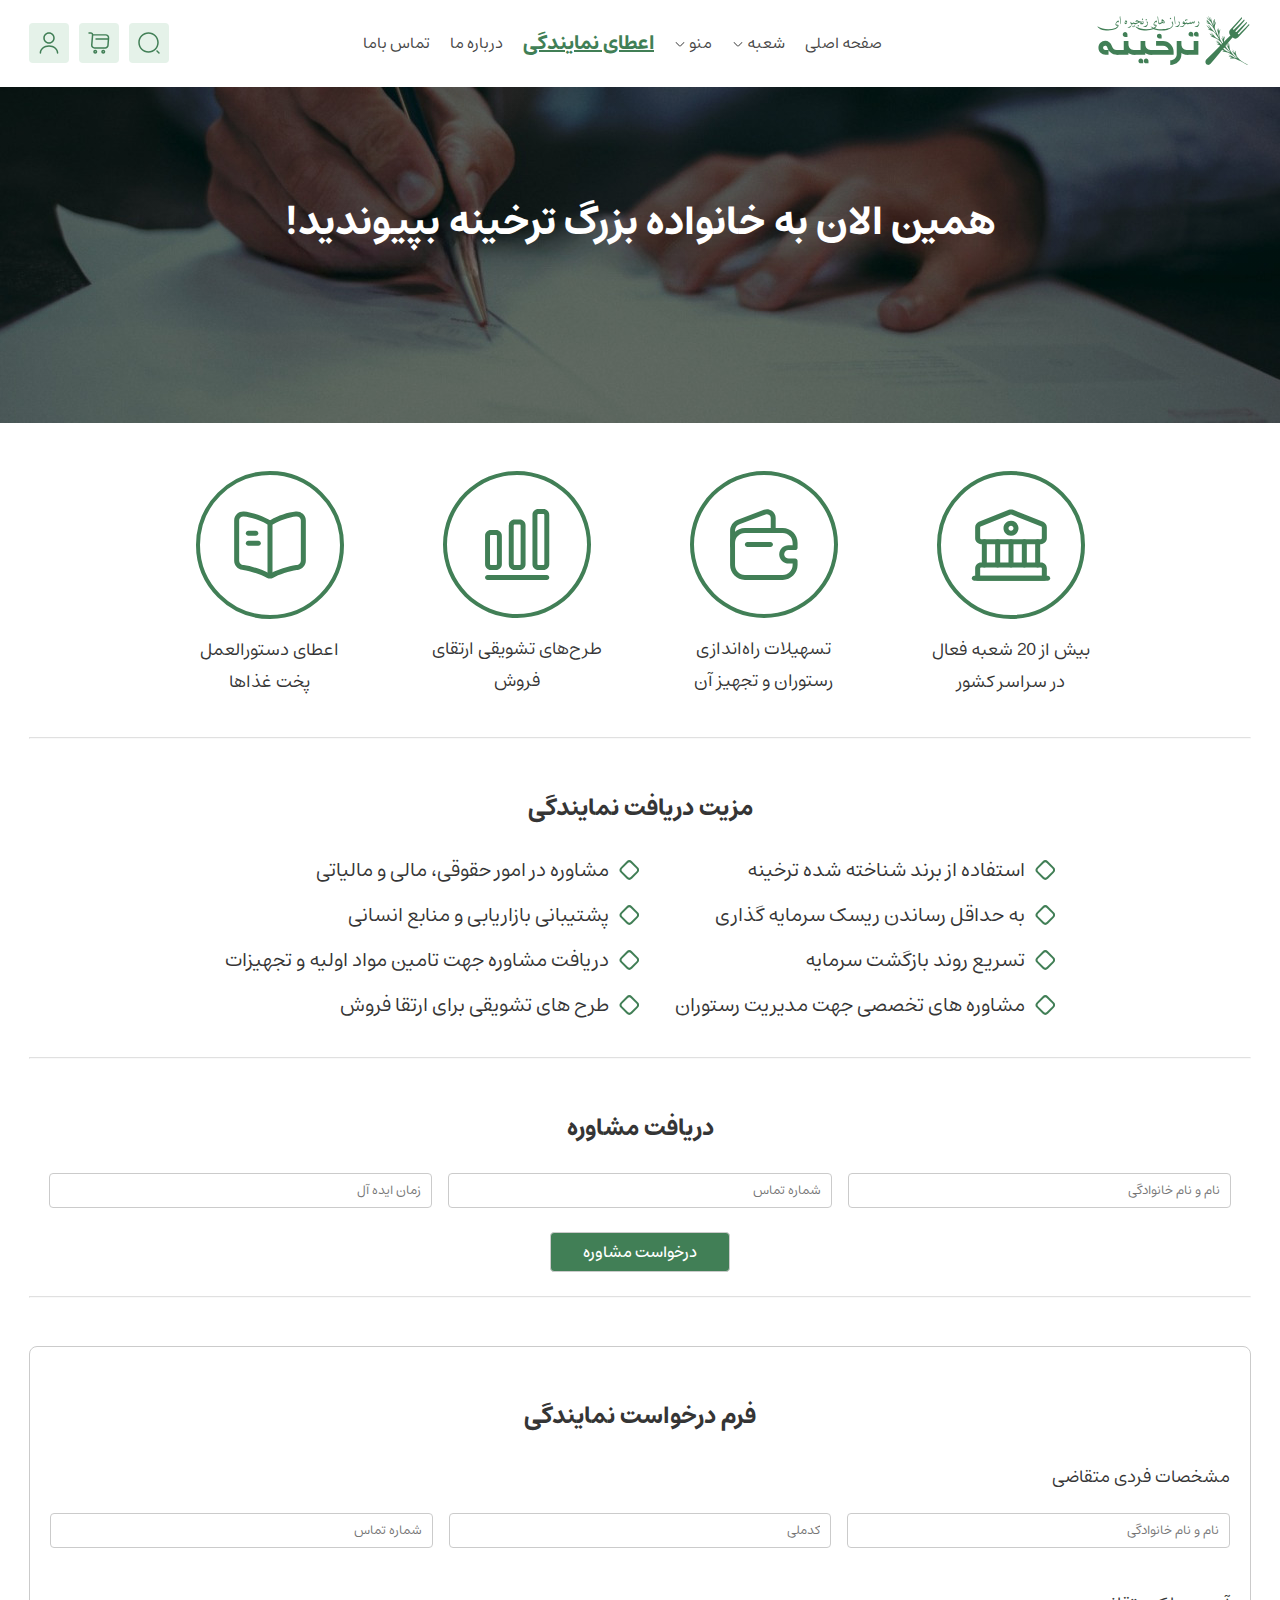
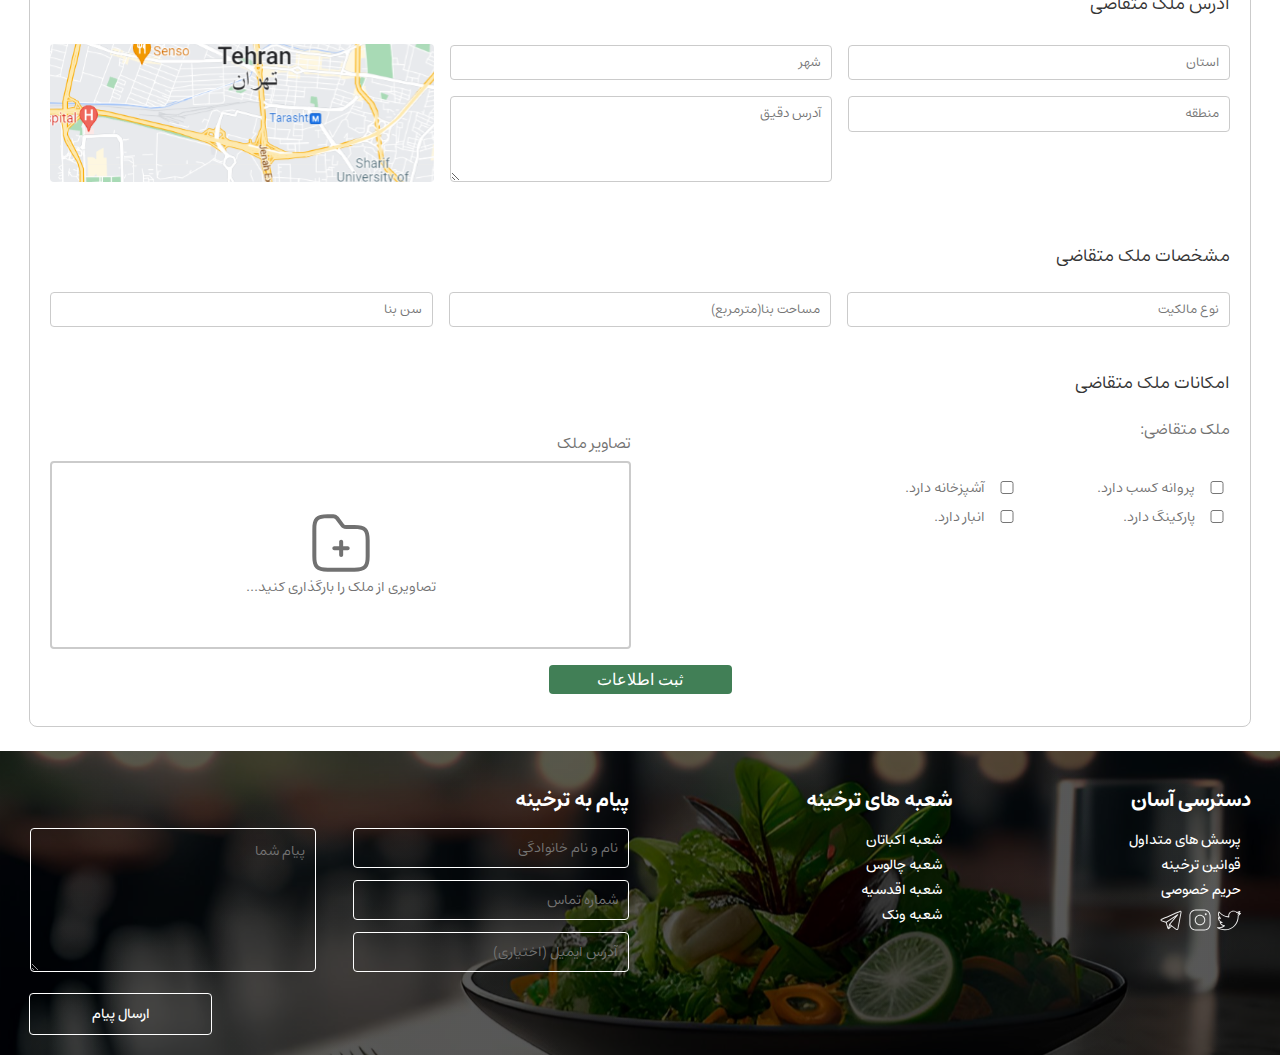
<file: deputize.html>
<!DOCTYPE html>
<html lang="fa" dir="rtl">
  <head>
    <meta charset="UTF-8" />
    <meta name="viewport" content="width=device-width, initial-scale=1.0" />
    <link rel="stylesheet" href="/css/fonts.css" />
    <link rel="stylesheet" href="/css/styles.css" />
    <title>Tarkhineh-food ordering website</title>
  </head>
  <body>
    <!-- -------------- navbar--------------- -->
    <header class="main-header">
      <nav class="nav container">
        <div class="nav__toggler">
          <div class="bar bar-one"></div>
          <div class="bar bar-two"></div>
          <div class="bar bar-three"></div>
        </div>

        <a href="/index.html" class="logo">
          <img src="/assets/images/Logo.svg" alt="Tarkhineh-logo" />
        </a>

        <ul class="list nav__list">
          <li class="nav__item"><a href="/index.html">صفحه اصلی</a></li>
          <!-- ----------------------- -->
          <li class="nav__item slide-down">
            <a href="/branches.html">شعبه</a>
            <span
              ><img src="/assets/icons/singles/arrow-down.svg" alt=""
            /></span>
          </li>
          <!-- ----------------------- -->
          <li class="nav__item slide-down">
            <a href="/menu-page.html">منو</a>
            <span
              ><img src="/assets/icons/singles/arrow-down.svg" alt=""
            /></span>
          </li>
          <!-- ---------------------- -->
          <li class="nav__item"><a href="/deputize.html">اعطای نمایندگی</a></li>
          <li class="nav__item"><a href="/about.html">درباره ما</a></li>
          <li class="nav__item"><a href="/call-us.html">تماس باما</a></li>
        </ul>

        <div class="nav__icon-container">
          <span class="nav__icons nav__search">
            <img src="/assets/icons/search-normal-primary.svg" alt="" />
          </span>
          <span class="nav__icons">
            <img src="/assets/icons/singles/shopping-cart-primary.svg" alt="" />
          </span>
          <span class="nav__icons">
            <img src="/assets/icons/singles/user-primary.svg" alt="" />
          </span>
        </div>
      </nav>
    </header>
    <!-- ----------- hero section ----------- -->
    <section class="hero-section deputize-hero">
      <div class="hero__wrapper">
        <h6 class="hero__title">همین الان به خانواده بزرگ ترخینه بپیوندید!</h6>
      </div>
    </section>
    <!-- ----------- deputize section ------- -->
    <section class="deputize-section container">
      <div class="deputize__features">
        <div class="deputize__icon">
          <span><img src="/assets/icons/singles/bank.svg" alt="" /></span>
          <p>بیش از 20 شعبه فعال در سراسر کشور</p>
        </div>
        <div class="deputize__icon">
          <span
            ><img src="/assets/icons/singles/empty-wallet.svg" alt=""
          /></span>
          <p>تسهیلات راه‌اندازی رستوران و تجهیز آن</p>
        </div>
        <div class="deputize__icon">
          <span><img src="/assets/icons/singles/chart.svg" alt="" /></span>
          <p>طرح‌های تشویقی ارتقای فروش</p>
        </div>
        <div class="deputize__icon">
          <span><img src="/assets/icons/singles/book.svg" alt="" /></span>
          <p>اعطای دستورالعمل پخت غذاها</p>
        </div>
      </div>
      <hr />
      <h4>مزیت دریافت نمایندگی</h4>
      <div class="deputize__details">
        <div>
          <ul class="list">
            <li class="deputize__item">استفاده از برند شناخته شده ترخینه</li>
            <li class="deputize__item">به حداقل رساندن ریسک سرمایه گذاری</li>
            <li class="deputize__item">تسریع روند بازگشت سرمایه</li>
            <li class="deputize__item">مشاوره های تخصصی جهت مدیریت رستوران</li>
          </ul>
        </div>
        <div>
          <ul class="list">
            <li class="deputize__item">مشاوره در امور حقوقی، مالی و مالیاتی</li>
            <li class="deputize__item">پشتیبانی بازاریابی و منابع انسانی</li>
            <li class="deputize__item">
              دریافت مشاوره جهت تامین مواد اولیه و تجهیزات
            </li>
            <li class="deputize__item">طرح های تشویقی برای ارتقا فروش</li>
          </ul>
        </div>
      </div>
      <hr />
      <h4>دریافت مشاوره</h4>

      <form class="get-advice">
        <input type="text" placeholder="نام و نام خانوادگی" />
        <input type="tel" placeholder="شماره تماس" />
        <input type="text" placeholder="زمان ایده آل" />
        <input type="submit" value="درخواست مشاوره" class="btn btn--primary" />
      </form>

      <hr />
      <!-- ------------ apply form ---------- -->
      <div class="apply-form">
        <h4>فرم درخواست نمایندگی</h4>
        <p>مشخصات فردی متقاضی</p>
        <form class="get-advice">
          <input type="text" placeholder="نام و نام خانوادگی" />
          <input type="tel" placeholder="کدملی" />
          <input type="tel" placeholder="شماره تماس" />
        </form>
        <!-- ---------------------------------- -->
        <p>آدرس ملک متقاضی</p>
        <div class="form-wrapper">
          <div class="form__address">
            <form>
              <input type="text" placeholder="استان" />
              <input type="text" placeholder="شهر" />
              <input type="text" placeholder="منطقه" class="area" />
              <textarea cols="30" rows="2" placeholder="آدرس دقیق"></textarea>
            </form>
          </div>
          <span class="form__map"
            ><img src="/assets/images/form-map.svg" alt=""
          /></span>
        </div>
        <!-- --------------------------------- -->
        <p>مشخصات ملک متقاضی</p>
        <form class="get-advice">
          <input type="text" placeholder="نوع مالکیت" />
          <input type="tel" placeholder="مساحت بنا(مترمربع)" />
          <input type="number" placeholder="سن بنا" />
        </form>
        <!-- -------------------------------- -->
        <p>امکانات ملک متقاضی</p>
        <div class="form__details">
          <div class="form__check">
            <span class="details__title">ملک متقاضی:</span>
            <span>
              <input type="checkbox" name="License" id="License" />
              <label for="License">پروانه کسب دارد.</label>
              <input type="checkbox" name="parking" id="parking" />
              <label for="parking">پارکینگ دارد.</label>
            </span>
            <span>
              <input type="checkbox" name="kitchen" id="kitchen" />
              <label for="kitchen">آشپزخانه دارد.</label>
              <input type="checkbox" name="store" id="store" />
              <label for="store">انبار دارد.</label>
            </span>
          </div>
          <div class="form__img-container">
            <span class="details__title">تصاویر ملک</span>
            <div class="form__img">
              <img src="/assets/icons/singles/folder-add.svg" alt="" />
              <span>تصاویری از ملک را بارگذاری کنید...</span>
            </div>
          </div>
        </div>
        <input type="submit" class="btn btn--primary" value="ثبت اطلاعات" />
      </div>
    </section>
    <!-- ----------- footer section --------- -->
    <footer class="footer-section call-footer deputize-footer">
      <div class="footer-wrapper container">
        <div class="footer__shortcut">
          <p class="shortcut__header">دسترسی آسان</p>
          <ul>
            <li>
              <a href="">پرسش های متداول</a>
            </li>
            <li>
              <a href="">قوانین ترخینه</a>
            </li>
            <li>
              <a href="">حریم خصوصی</a>
            </li>
            <li>
              <div class="socials">
                <a href="">
                  <img
                    src="/assets/icons/singles/twitter.svg"
                    alt="twitter icon"
                  />
                </a>
                <a href="">
                  <img
                    src="/assets/icons/singles/Instagram.svg"
                    alt="Instagram icon"
                  />
                </a>
                <a href="">
                  <img
                    src="/assets/icons/singles/Telegram.svg"
                    alt="Telegram icon"
                  />
                </a>
              </div>
            </li>
          </ul>
        </div>
        <!-- --------------------------------- -->
        <div class="footer__branches">
          <p class="shortcut__header">
            <a href="">شعبه های ترخینه</a>
          </p>
          <ul>
            <li><a href="">شعبه اکباتان</a></li>
            <li><a href="">شعبه چالوس</a></li>
            <li><a href="">شعبه اقدسیه</a></li>
            <li><a href="">شعبه ونک</a></li>
          </ul>
        </div>
        <!-- ------------------------------- -->
        <div class="footer__message">
          <p>پیام به ترخینه</p>
          <form>
            <input
              type="text"
              placeholder="نام و نام خانوادگی"
              class="footer__form-name"
            />
            <input
              type="tel"
              placeholder="شماره تماس"
              class="footer__form-num"
            />
            <input
              type="email"
              placeholder="آدرس ایمیل (اختیاری)"
              class="footer__form-email"
            />
            <textarea
              cols="30"
              rows="10"
              placeholder="پیام شما"
              class="footer__form-textarea"
            ></textarea>
            <input type="button" value="ارسال پیام" class="btn" />
          </form>
        </div>
      </div>
    </footer>

    <script src="/js/app.js"></script>
  </body>
</html>
</file>
<file: css/fonts.css>
@font-face {
  font-family: "Estedad";
  font-weight: 400;
  font-style: normal;
  src: url(/assets/fonts/Estedad-Regular.woff2) format("woff2");
}

@font-face {
  font-family: "Estedad";
  font-weight: 500;
  font-style: normal;
  src: url(/assets/fonts/Estedad-Medium.woff2) format("woff2");
}

@font-face {
  font-family: "Estedad";
  font-weight: 600;
  font-style: normal;
  src: url(/assets/fonts/Estedad-SemiBold.woff2) format("woff2");
}

@font-face {
  font-family: "Estedad";
  font-weight: 700;
  font-style: normal;
  src: url(/assets/fonts/Estedad-Bold.woff2) format("woff2");
}

body,
button,
form input,
form textarea, a {
  font-family: "Estedad";
}
</file>
<file: css/styles.css>
/* --------------------- RESET ------------------- */
*,
*::before,
*::after,
input {
  padding: 0;
  margin: 0;
  box-sizing: border-box;
  outline: none;
}

/* --------------------- ROOT ------------------ */
:root {
  --color-primary: #417f56;
  --color-secondary: #f9f9f9;
  --color-font: #353535;
  --color-border: #cbcbcb;
}

html {
  font-size: 62.5%;
}

body {
  color: var(--color-font);
  scroll-behavior: smooth;
}

h1 {
  font-size: 4.4rem;
}

h2 {
  font-size: 4rem;
}

h3 {
  font-size: 3.2rem;
}

h4 {
  font-size: 2.4rem;
}

h6 {
  font-size: 1.6rem;
  margin-bottom: 1.5rem;
}

ul {
  list-style: none;
}

a {
  text-decoration: none;
}

/* -------------------PAGE SETTINGS ------------ */
.container {
  max-width: 1222px;
  margin: 0 auto;
}

.container-scorll {
  margin: 0 auto;
  margin-right: 4.2rem;
}

.block {
  margin-bottom: 4rem;
}

.nav .active {
  color: var(--color-primary);
  text-decoration: underline;
  font-size: 2rem;
  font-weight: 700;
}

@media screen and (max-width: 900px) {
  .nav .active {
    font-size: 1.6rem;
  }
}

.my-signature {
  color: #fff;
  margin: 0 2rem;
}

*::-webkit-scrollbar {
  display: none;
}

@media screen and (max-width: 768px) {
  .block {
    margin-bottom: 2.4rem;
  }
}
/* ------------------- BUTTONS ----------------- */
.btn {
  border-radius: 4px;
  border: none;
  outline: none;
  font-size: 1.4rem;
  font-weight: 400;
  text-decoration: none;
}

.btn:hover {
  cursor: pointer;
}

.btn--primary {
  background-color: var(--color-primary);
  color: #fff;
  padding: 0.5rem 1.6rem;
}

.btn--primary:hover {
  background-color: #315f41;
}

.btn--secondary {
  color: var(--color-font);
  background-color: var(--color-secondary);
  width: 9.6rem;
  padding: 0.8rem;
  box-shadow: 0 4px 4px rgba(0, 0, 0, 0.25);
}

.btn--tertiary {
  background: transparent;
  display: flex;
  justify-content: space-around;
  align-items: center;
  width: 17.3rem;
  padding: 0.5rem 2rem;
  color: #fff;
  border: 2px solid #fff;
  font-size: 1.2rem;
  transition: all 0.2ms ease-out;
}

.btn--tertiary img {
  color: #fff;
}

.btn--tertiary:hover {
  scale: 1.1;
}

.btn--fourth {
  color: var(--color-primary);
  background-color: #fff;
  border: 1px solid var(--color-primary);
}

.btn--fourth:hover {
  color: #fff;
  background-color: var(--color-primary);
}

@media screen and (min-width: 768px) {
  .btn {
    font-size: 1.6rem;
  }
}

/* --------------------- MENU SECTION ------------------- */
.menu-section {
  max-height: 48rem;
  margin: 0 2rem;
}

.menu__search {
  margin: 0;
}

.menu__search input {
  width: 100%;
  border-radius: 4px;
  padding: 0.8rem 1.6rem;
  border: 1px solid var(--color-border);
  background: url(/assets/icons/search-normal.svg) no-repeat 1rem center;
}

.menu__search input::placeholder {
  color: #000;
  font-size: 1.4rem;
  opacity: 1;
}

.menu__wrapper {
  margin-top: 8rem;
  display: grid;
  grid-template-columns: repeat(2, 1fr);
  gap: 10.5rem 1.6rem;
}

.menu__heading {
  font-size: 1.6rem;
  text-align: center;
  margin-top: 2.4rem;
  margin-bottom: 1.5rem;
}

.menu__item {
  display: flex;
  flex-direction: column;
  justify-content: flex-end;
  align-items: center;
  background-color: var(--color-primary);
  height: 8rem;
  border-radius: 4px;
  position: relative;
  box-shadow: 0px 0px 0px 0px rgba(0, 0, 0, 0.1),
    0px 1px 2px 0px rgba(0, 0, 0, 0.1), 0px 4px 4px 0px rgba(0, 0, 0, 0.09),
    0px 9px 5px 0px rgba(0, 0, 0, 0.05), 0px 16px 6px 0px rgba(0, 0, 0, 0.01),
    0px 25px 7px 0px rgba(0, 0, 0, 0);
}

.menu__item .btn {
  position: absolute;
  top: 7rem;
}

@media screen and (min-width: 510px) and (max-width: 760px) {
  .menu__search input {
    width: 204.2%;
  }
}

@media screen and (min-width: 768px) and (max-width: 900px) {
  .menu-section {
    margin: 0 auto;
  }

  .menu__search {
    display: none;
  }
  .menu__wrapper {
    grid-template-columns: repeat(4, 1fr);
    grid: 2.4rem;
    margin: 15rem 2rem 2rem;
  }
  .menu__item {
    height: 13rem;
    justify-content: flex-end;
  }
  .menu__item img {
    width: 17rem;
    height: 17rem;
    margin-bottom: 3rem;
  }
  .menu__item .btn {
    width: 15.5rem;
    position: absolute;
    top: 11rem;
  }
}

@media screen and (min-width: 910px) {
  .menu-section {
    margin: 0 2rem;
  }
  .menu__wrapper {
    max-width: 1222px;
    margin: 0 auto;
    grid-template-columns: repeat(4, 1fr);
    gap: 2.4rem;
    margin-top: 15rem;
  }
  .menu__search {
    display: none;
  }
  .menu__item {
    width: auto;
    height: 16rem;
    justify-content: flex-end;
  }
  .menu__item img {
    /* width: 24rem; */
    height: 24rem;
    margin-bottom: 3rem;
  }
  .menu__item .btn {
    width: 15.5rem;
    position: absolute;
    top: 13rem;
  }
}

@media screen and (min-width: 768px) {
  .menu__heading {
    font-size: 2.4rem;
  }
}

/* ------------------ ABOUT SECTION ------------------- */
.about-section {
  width: 100%;
  background: linear-gradient(rgba(0, 0, 0, 0.65), rgba(0, 0, 0, 0.65)),
    url("/assets/images/out-door-cafe.jpg") no-repeat;
  background-size: cover;
  background-position: center;
  /* position: absolute; */
  margin-top: 4.8rem;
  padding-bottom: 1rem;
}

.about-wrapper {
  margin: 0 auto;
  color: #fff;
  width: 100%;
  padding: 1.6rem 2rem;
  line-height: 2rem;
  text-align: justify;
  display: flex;
  flex-direction: column;
  margin-bottom: 5rem;
}

.about-content {
  position: relative;
}

.about-content p {
  font-size: 1rem;
}

.about-content .btn {
  margin-top: 2rem;
  position: absolute;
  left: 0;
}

.about__icons {
  margin-top: 10rem;
  margin-bottom: -4rem;
  display: grid;
  grid-template-columns: repeat(2, 1fr);
  gap: 1.6rem;
  font-size: 1.2rem;
}

.about__icons .icon-container {
  display: flex;
  flex-direction: column;
  justify-content: center;
  align-items: center;
}

.icon-container img {
  margin-bottom: 0.5rem;
}

@media screen and (min-width: 768px) {
  .about-wrapper {
    flex-direction: row;
    justify-content: space-between;
    align-items: center;
    width: 100%;
  }

  .about-content {
    width: 50%;
  }

  .about-content h6 {
    font-size: 2.4rem;
    margin-bottom: 2.5rem;
  }

  .about-content p {
    font-size: 2rem;
    line-height: 3rem;
  }
  .about__icons {
    font-size: 1.8rem;
    padding: 0 6rem 0 0;
    gap: 1.8rem;
    margin: 4.8rem 0;
    justify-content: flex-end;
  }

  .about__icons .icon-container {
    justify-content: flex-start;
    align-items: center;
    margin: 1.5rem 0;
    text-align: center;
    font-size: 1.8rem;
    line-height: 2.7rem;
  }
}

@media screen and (min-width: 1024px) and (max-width: 1124px) {
  .about-content h6,
  .about-content p {
    padding-right: 2rem;
  }
}

/* ----------------- BRANCH SECTION ----------------- */
.branch-section {
  background-color: #fff;
}

.branch-section h6 {
  text-align: center;
  margin-top: 2.4rem;
}

.branch-wrapper {
  padding: 0 2rem;
  display: flex;
  flex-direction: column;
  justify-content: space-between;
  align-items: center;
}

.branch {
  border: 1px solid var(--color-border);
  border-radius: 4px;
  display: flex;
  justify-content: space-between;
  align-items: center;
  overflow: hidden;
  margin-bottom: 1.2rem;
  width: 314px;
  height: 8rem;
}

.branch__img {
  width: 100%;
  height: 100%;
}

.branch .branch__img img {
  width: 144px;
  height: 80px;
  object-fit: cover;
}

.branch .branch__details-title {
  font-weight: 500;
  font-size: 1.4rem;
  line-height: 2.4rem;
}

.branch__details {
  text-align: center;
  width: 100%;
  padding: 0.8rem 0.4rem;
}

.branch__details p {
  font-size: 1rem;
  opacity: 0.8;
}

@media screen and (min-width: 400px) and (max-width: 767px) {
  .branch {
    width: 100%;
  }
  .branch .branch__img img {
    width: 100%;
    height: 80px;
    object-fit: cover;
  }
  .branch__details p {
    font-size: 1.2rem;
    opacity: 0.8;
  }
}

@media screen and (min-width: 768px) {
  .branch-section {
    width: 100%;
    margin: 0 auto;
  }

  .branch-section h6 {
    font-size: 2.4rem;
    margin-bottom: 2.4rem;
  }

  .branch-wrapper {
    flex-direction: row;
    justify-content: space-between;
    justify-content: center;
  }

  .branch {
    flex-direction: column;
    justify-content: space-between;
    height: 344px;
    overflow: hidden;
    border-radius: 8px;
  }
  .branch:not(:last-child) {
    margin-left: 2.4rem;
  }

  .branch .branch__img {
    width: 100%;
    height: 100%;
  }

  .branch .branch__img img {
    width: 100%;
    height: 230px;
    object-fit: cover;
  }

  .branch__details {
    padding: 0.8rem;
    display: flex;
    flex-direction: column;
    justify-content: flex-start;
    height: 100%;
    line-height: 25.2px;
  }

  .branch .branch__details-title {
    font-size: 2rem;
    font-weight: 600;
  }

  .branch__details p {
    font-size: 1.4rem;
  }
}

@media screen and (min-width: 1024px) {
  .branch-section {
    max-width: 1222px;
    margin: 0 auto;
  }

  .branch-wrapper {
    flex-direction: row;
    justify-content: space-between;
    justify-content: center;
    padding: 0;
  }

  .branch {
    flex-direction: column;
    justify-content: space-between;
    width: 288px;
    height: 344px;
    overflow: hidden;
    border-radius: 8px;
  }

  .branch:not(:last-child) {
    margin-left: 2.4rem;
  }

  .branch__img img {
    width: 100%;
    height: 230px;
    object-fit: cover;
  }

  .branch__details {
    padding: 1.6rem 0.8rem;
    height: fit-content;
    justify-content: flex-start;
  }

  .branch__details-title {
    font-size: 2rem;
  }

  .branch__details p {
    font-size: 1.4rem;
    height: 50px;
  }
}


/* ---------------------- FOOTER ---------------------- */
.footer-section {
  background: linear-gradient(0deg, rgba(0, 0, 0, 0.02), rgba(0, 0, 0, 0.02)),
    url(/assets/images/footer.svg) no-repeat center;
  background-size: cover;
  position: absolute;
  width: 100%;
}

.footer-section .shortcut__header,
.footer__branches .shortcut__header a {
  font-size: 1.2rem;
  text-decoration: none;
  margin-bottom: 1rem;
}

.footer-wrapper {
  width: 100%;
  display: flex;
  justify-content: space-between;
  color: #fff;
  padding: 1.6rem 2rem;
}

.footer-wrapper ul {
  line-height: 1.8rem;
  margin-right: 1rem;
}

.footer-wrapper a {
  color: #fff;
  text-decoration: none;
  font-size: 1rem;
}

.footer-wrapper a:hover {
  color: var(--color-primary);
}

.socials {
  margin-top: 0.5rem;
}

.footer__shortcut .socials img {
  font-size: 1rem;
  margin-left: 0.2rem;
}

.footer__branches {
  width: 50%;
}

.footer__message {
  display: none;
}

@media screen and (min-width: 510px) and (max-width: 850px) {
  .footer-wrapper {
    justify-content: space-between;
    padding-bottom: 6rem;
  }

  .footer__branches {
    width: auto;
  }

  .footer__message {
    display: block;
    max-width: 300px;
    position: relative;
  }
  .footer__message > p {
    font-size: 1.2rem;
    margin-bottom: 1rem;
  }

  form {
    display: grid;
    grid-template-areas:
      "name textarea"
      "number textarea"
      "email textarea";
    grid-template-columns: 50fr 50fr;
    gap: 1.2rem;
  }
  .footer__form-name {
    grid-area: name;
  }
  .footer__form-num {
    grid-area: number;
  }
  .footer__form-email {
    grid-area: email;
  }
  .footer__form-textarea {
    grid-area: textarea;
    border-radius: 4px;
  }

  .footer__form-name,
  .footer__form-num,
  .footer__form-email {
    border-radius: 4px;
    width: 13rem;
    height: 4rem;
    padding: 1rem;
  }

  .footer__form-textarea {
    width: 13rem;
    height: 14.4rem;
    padding: 1rem;
  }

  .footer__form-name::placeholder,
  .footer__form-num::placeholder,
  .footer__form-email::placeholder,
  .footer__form-textarea::placeholder {
    opacity: 1;
  }

  .footer__form-num::placeholder {
    text-align: right;
  }

  .footer__form-name,
  .footer__form-num,
  .footer__form-email,
  .footer__form-textarea,
  footer .btn {
    background: transparent;
    color: #fff;
    font-size: 1rem;
    outline: none;
    border: 1px solid #fff;
  }

  footer .btn {
    font-weight: 500;
    border: 1px solid #fff;
    position: absolute;
    left: 0;
    top: 19rem;
    padding: 0.5rem 1.2rem;
    width: 8rem;
    cursor: pointer;
  }
}

@media screen and (min-width: 900px) {
  .footer-section {
    margin-top: 2rem;
  }

  .footer-wrapper {
    margin: 0 auto;
    padding: 3.2rem 0 8.3rem;
    justify-content: space-between;
  }

  .footer-section .shortcut__header,
  .footer__branches .shortcut__header a,
  .footer__message p {
    font-size: 2rem;
    margin-bottom: 1rem;
    font-weight: 700;
  }

  .footer-wrapper a {
    font-size: 1.4rem;
    line-height: 2.52rem;
    font-weight: 500;
  }

  .footer__branches {
    width: auto;
  }

  .footer__message {
    display: block;
    width: 600px;
    position: relative;
  }

  form {
    display: grid;
    grid-template-areas:
      "name textarea"
      "number textarea"
      "email textarea";
    grid-template-columns: 50fr 50fr;
    gap: 1.2rem 2.6rem;
  }
  .footer__form-name {
    grid-area: name;
  }
  .footer__form-num {
    grid-area: number;
  }
  .footer__form-email {
    grid-area: email;
  }
  .footer__form-textarea {
    grid-area: textarea;
    border-radius: 4px;
  }

  .footer__form-name,
  .footer__form-num,
  .footer__form-email {
    border-radius: 4px;
    width: 27.6rem;
    height: 4rem;
    padding: 1rem;
    border: 1px solid #fff;
  }

  .footer__form-textarea {
    width: 28.6rem;
    height: 14.4rem;
    padding: 1rem;
    border: 1px solid #fff;
  }

  .footer__form-name::placeholder,
  .footer__form-num::placeholder,
  .footer__form-email::placeholder,
  .footer__form-textarea::placeholder {
    opacity: 1;
  }

  .footer__form-num::placeholder {
    text-align: right;
  }

  .footer__form-name,
  .footer__form-num,
  .footer__form-email,
  .footer__form-textarea,
  footer .btn {
    background: transparent;
    color: #fff;
    font-size: 1.4rem;
    outline: none;
  }

  footer .btn {
    font-weight: 500;
    border: 1px solid #fff;
    position: absolute;
    left: 0;
    top: 21rem;
    padding: 0.8rem 1.6rem;
    width: 18.3rem;
    cursor: pointer;
  }
}

/* -------------------- HERO ---------------------- */
.hero-section {
  width: 100%;
  height: 17.6rem;
  background: linear-gradient(0deg, rgba(0, 0, 0, 0.02), rgba(0, 0, 0, 0.02)),
    url(/assets/images/hero.svg) no-repeat center;
  background-size: cover;
}

.hero__wrapper {
  padding: 0 2rem;
}

.hero__title {
  color: #fff;
  text-align: center;
  padding-top: 6rem;
}

.hero-section .btn {
  display: block;
  margin: 0 auto;
  font-size: 1.2rem;
}

.hero-section img {
  width: 8.2rem;
  display: block;
  margin: 2.5rem auto;
}

.slide-icons {
  display: none;
}

@media screen and (min-width: 768px) {
  .hero-section {
    height: 33.6rem;
    position: relative;
  }

  .hero__title {
    text-align: center;
    font-size: 4rem;
    padding-top: 10rem;
  }

  .hero-section .btn {
    display: block;
    margin: 4rem auto;
    padding: 0.8rem;
    width: 18.4rem;
    font-size: 1.4rem;
  }

  .hero-section img {
    width: 15.4rem;
    display: block;
    margin: 5.3rem auto;
  }

  .slide-icons {
    display: block;
    position: absolute;
  }

  .slide-icons img {
    width: 3.2rem;
  }

  .slide-right {
    top: 20%;
  }

  .slide-left {
    left: 2rem;
    top: 20%;
  }
}

/* ----------------------- NAVBAR ----------------------*/
.nav {
  display: flex;
  justify-content: space-between;
  align-items: center;
  flex-wrap: wrap;
  padding: 1.6rem 2rem;
}

.nav .list {
  order: 2;
}

.nav__list {
  width: 100%;
  display: flex;
  flex-direction: column;
  font-size: 1.4rem;
  max-height: 0;
  overflow: hidden;
  opacity: 0;
  list-style: none;
  transition: all 0.4s ease-out;
}

.nav.nav__expanded .nav__list {
  max-height: 100vh;
  opacity: 1;
}

.nav__item {
  margin-bottom: 1rem;
  border-bottom: 1px solid #ccc;
}

.nav__item > a {
  text-decoration: none;
  color: #444;
  display: block;
  padding: 0.5rem 0;
}

.nav__item > a:hover {
  color: var(--color-primary);
}

.slide-down {
  display: flex;
  align-items: center;
}

.slide-down img {
  width: 1.2rem;
  margin-top: 1rem;
  margin-right: 0.3rem;
}

.nav__icon-container {
  display: flex;
  justify-content: center;
  align-items: center;
}

.nav__search {
  display: none;
}

.nav__icons {
  background-color: #e5f2e9;
  width: 3.2rem;
  height: 3.2rem;
  padding: 0.8rem;
  border-radius: 4px;
  cursor: pointer;
}

.nav__icons img {
  width: 1.6rem;
}

.nav__icons:not(:last-child) {
  margin-left: 1rem;
}

@media screen and (min-width: 950px) {
  .nav {
    flex-wrap: nowrap;
  }

  .nav__toggler {
    display: none;
  }

  .nav .list {
    order: 0;
  }

  .nav__list {
    flex-direction: row;
    align-items: center;
    width: auto;
    opacity: 1;
    max-height: 100%;
  }

  .nav__item {
    margin-right: 2rem;
    margin-bottom: 0;
    font-size: 1.6rem;
    border: 0;
  }

  .slide-down {
    display: flex;
    align-items: center;
  }

  .slide-down img {
    width: 1.2rem;
    margin-top: 1rem;
    margin-right: 0.3rem;
  }
}

@media screen and (min-width: 768px) {
  .nav .logo img {
    width: 15.5rem;
  }
  .nav__icons {
    background-color: #e5f2e9;
    width: 4rem;
    height: 4rem;
  }

  .nav__icons img {
    width: 2.4rem;
  }

  .nav__icons:not(:last-child) {
    margin-left: 1rem;
  }

  .nav__search {
    display: block;
  }
}

@media screen and (min-width: 1024px) {
  .nav {
    padding: 1.6rem 0;
  }
}

/* --------------------- TOGGLER --------------------- */
.nav__toggler {
  cursor: pointer;
}

.bar {
  width: 24px;
  height: 3px;
  background-color: var(--color-primary);
  border-radius: 5px;
  transition: all 0.4s ease-out;
}

.bar:not(:first-child) {
  margin: 5px 0;
}

.nav.nav__expanded .bar-one {
  transform: rotate(-45deg) translate(-9px, 4px);
}

.nav.nav__expanded .bar-two {
  opacity: 0;
  transform: translateX(-20px);
  transition: all 0.0001s ease-out;
}

.nav.nav__expanded .bar-three {
  transform: rotate(45deg) translate(-7px, -3px);
}

@media screen and (min-width: 768px) {
  .bar {
    width: 34px;
    height: 4px;
  }
}
/* ------------------------------------------------ */
/* ---------------- About-us page ------------------*/
.about-hero {
  background: linear-gradient(
      0deg,
      rgba(0, 0, 0, 0.05) 0%,
      rgba(0, 0, 0, 0.05) 100%
    ),
    url(/assets/images/about-page-hero.svg) no-repeat;
  background-size: cover;
  background-position: center;
}

.about-us__section {
  margin-top: 1.6rem;
  padding: 0 2rem;
}

.about-us__text p {
  text-align: center;
}

.about-us__text img {
  float: left;
  margin-right: 1.6rem;
}

.about-us__section p {
  text-align: justify;
  font-size: 1rem;
  line-height: 1.8rem;
}

.about-us__wrapper {
  background-color: #ededed;
  margin-top: 1.6rem;
  padding: 1.2rem 2rem;
  margin-bottom: 0;
}

.about-us__icons {
  display: flex;
  justify-content: space-between;
  align-items: flex-start;
  width: 100%;
}

.about-us__icons .icon-container {
  display: flex;
  flex-direction: column;
  align-items: center;
  font-size: 1rem;
  width: 6.8rem;
}

.about-us__icons .icon-container img {
  width: 1.6rem;
  color: var(--color-font);
}

.about-us__icons .icon__name {
  color: #717171;
  text-align: center;
}

@media screen and (min-width: 610px) and (max-width: 1000px) {
  .about-us__icons .icon-container img {
    width: 2.6rem;
  }
  .about-us__icons .icon__name {
    font-size: 1.2rem;
  }
}

@media screen and (min-width: 1024px) {
  .about-us__section h6 {
    font-size: 2.4rem;
  }

  .about-us__text img {
    width: 600px;
    height: 492px;
    margin-right: 2.4rem;
  }

  .about-us__text p {
    font-size: 2rem;
    line-height: 36px;
  }

  .about-wrapper {
    padding: 1.6rem 0;
  }
  .about-us__icons .icon-container {
    width: 18.4rem;
  }
  .about-us__icons .icon-container img {
    width: 4rem;
  }
  .about-us__icons .icon__name {
    font-size: 1.6rem;
  }
  .about-us__footer {
    margin-top: 0;
  }
}

@media screen and (min-width: 600px) and (max-width: 1000px) {
  .about-us__section h6 {
    font-size: 2.4rem;
  }
  .about-us__text img {
    width: 300px;
  }
  .about-us__text p {
    font-size: 2rem;
    line-height: 36px;
  }
}

@media screen and (min-width: 600px) and (max-width: 767px) {
  .about-hero .hero__title {
    font-size: 3rem;
  }
}

@media screen and (min-width:1024px) {
  .about-us__section{
    padding: 0;
    margin-bottom: 5.4rem;
  }
}
/* ------------------------------------------------ */
/* ---------------- Call-us page ------------------*/
.call-hero {
  background: linear-gradient(
      0deg,
      rgba(0, 0, 0, 0.05) 0%,
      rgba(0, 0, 0, 0.05) 100%
    ),
    url(/assets/images/find-us.svg) no-repeat;
  background-size: cover;
  background-position: center;
}

.call-branch {
  margin-bottom: 0;
}

.call-branch .branch-wrapper {
  gap: 2.8rem 0;
  margin-top: 2.4rem;
}

.call-branch .branch {
  flex-direction: column;
  justify-content: space-between;
  align-items: center;
  height: inherit;
  width: 100%;
}

.call-branch .branch__img img {
  width: 100%;
  height: 112px;
}

.call-branch .branch__details {
  height: 100%;
}

.call-branch .branch__details-title {
  font-size: 1.2rem;
}

.branch__buttons {
  margin: 1.2rem 0 1.6rem;
  display: flex;
  justify-content: center;
  gap: 1.6rem;
}

.branch__buttons .btn {
  display: inline-block;
  width: 120px;
  padding: 2px 8px;
  font-size: 1rem;
  text-align: center;
}

.call-branch .overlay {
  display: none;
}

.footer-section.call-footer {
  margin-top: 2.4rem;
}

@media screen and (min-width: 600px) {
  .call-branch .branch-wrapper {
    flex-direction: column;
    justify-content: center;
    align-items: center;
    margin: 4.8rem 0 0;
  }
  .call-branch .branch {
    flex-direction: row;
    justify-content: space-between;
    align-items: center;
    height: 280px;
    margin: 0;
  }

  .call-branch .branch__img {
    position: relative;
    width: 100%;
  }

  .call-branch .branch__img img {
    width: 100%;
    height: 100%;
    object-fit: cover;
  }

  .call-branch .overlay {
    position: absolute;
    top: 0;
    bottom: 0;
    left: 0;
    right: 0;
    width: 100%;
    height: 100%;
    opacity: 0;
    background-color: #000;
    transition: all 0.3s ease;
  }

  .call-branch .branch__img:hover .overlay {
    opacity: 0.7;
    display: flex;
  }

  .call-branch .icon-wrapper {
    width: 92px;
    height: 92px;
    background: rgba(255, 255, 255, 0.2);
  }

  .call-branch .icon-hover {
    width: 74px;
    height: 74px;
    background: rgba(255, 255, 255, 0.3);
  }

  .call-branch .icon-hover,
  .call-branch .icon-wrapper {
    position: absolute;
    top: 50%;
    left: 50%;
    transform: translate(-50%, -50%);
    -ms-transform: translate(-50%, -50%);
    border-radius: 100%;
    filter: brightness(70);
  }

  .call-branch .overlay img {
    width: 54px;
    height: 54px;
    position: absolute;
    top: 50%;
    left: 50%;
    transform: translate(-50%, -50%);
  }

  .call-branch .branch__details-title {
    font-size: 2rem;
    margin: 2.4rem 0 3.2rem;
  }
  .call-branch .branch__details p {
    font-size: 1.8rem;
    margin: 0 1rem;
  }
  .branch__buttons {
    display: none;
  }
  .call-branch .branch__details:hover .branch__buttons {
    display: flex;
    margin-top: 2.2rem;
    gap: 0 2.1rem;
  }
  .call-branch .branch__details:hover .btn {
    padding: 0.8rem 1.6rem;
    font-size: 1.2rem;
    width: 130px;
  }
}

@media screen and (min-width: 590px) and (max-width: 900px) {
  .call-branch .branch__details-title {
    font-size: 1.8rem;
    margin: 0;
  }
  .call-branch .branch__details {
    margin-top: 1rem;
  }
  .call-branch .branch__details p {
    font-size: 1.6rem;
    margin-top: 1rem;
  }
  .call-branch .branch__details:hover .branch__buttons {
    margin-top: 1.8rem;
    gap: 0 1rem;
  }
}

@media screen and (min-width: 1024px) {
  .call-branch .branch-wrapper {
    padding: 0;
  }
}
/* --------------------------------------------------- */
/* ----------------- Deputize section --------------- */
.deputize-section h4 {
  font-size: 1.4rem;
  text-align: center;
  margin: 2.4rem 0;
}
.deputize-hero {
  background: linear-gradient(
      0deg,
      rgba(0, 0, 0, 0.05) 0%,
      rgba(0, 0, 0, 0.05) 100%
    ),
    url(/assets/images/deputize-hero.jpg) no-repeat;
  background-size: cover;
  background-position: center;
}

.deputize__features {
  display: flex;
  justify-content: space-between;
  align-items: center;
  margin: 3rem 2rem;
}

.deputize__icon {
  display: flex;
  flex-direction: column;
  justify-content: space-between;
  align-items: center;
}

.deputize__icon span {
  border: 3px solid var(--color-primary);
  border-radius: 100%;
  padding: 1.5rem;
  display: flex;
}

.deputize__icon img {
  width: 3rem;
}

.deputize__icon p {
  font-size: 1rem;
  margin-top: 1rem;
  text-align: center;
  height: 6rem;
  padding: 0.5rem;
}

hr {
  color: var(--color-border);
  width: 100%;
  margin: 0 auto;
  opacity: 0.3;
}

@media screen and (min-width: 768px) {
  .deputize__icon img {
    width: 5rem;
  }
  .deputize__icon p {
    font-size: 1.6rem;
  }
}
/* ------------------- deputize list --------------- */
.deputize__details {
  display: flex;
  justify-content: space-between;
  align-items: center;
  gap: 1.5rem;
  margin: 0 2rem 1.5rem;
}

.deputize__details .list {
  list-style: none;
}

.deputize__item {
  background: url(/assets/icons/singles/Rectangle\ 3.svg) no-repeat right;
  background-size: 1.3rem;
  padding-right: 3rem;
  margin-bottom: 1rem;
}

@media screen and (min-width: 768px) {
  .deputize-section h4 {
    font-size: 2rem;
  }
  .deputize__details {
    font-size: 1.6rem;
  }
  .deputize__item {
    background-size: 1.6rem;
  }
}
/* ------------------ get advice ------------------- */
.get-advice {
  display: flex;
  flex-direction: column;
  justify-content: space-between;
  align-items: center;
  padding: 0 2rem;
  gap: 1rem;
}

.get-advice input {
  width: 100%;
  padding: 0.5rem 1rem;
  text-align: right;
  outline: none;
  border: 1px solid var(--color-border);
  border-radius: 4px;
  font-size: 1rem;
}

.get-advice .btn {
  text-align: center;
  width: 18rem;
  margin: 1.2rem;
  font-weight: bold;
}

@media screen and (min-width: 768px) {
  .get-advice input {
    font-size: 1.4rem;
  }
}

/* ---------------- apply form ----------------*/

.apply-form {
  border: 1px solid var(--color-border);
  border-radius: 8px;
  margin-top: 4.8rem;
  padding: 0 2rem;
}

.apply-form .get-advice {
  margin: 2rem 0 4rem;
  padding: 0;
}

.apply-form .get-advice input {
  width: 100%;
}

.apply-form .form-wrapper {
  display: grid;
  grid-template-rows: repeat(2, 1fr);
  gap: 1.6rem;
}

.form__address form {
  display: flex;
  flex-direction: column;
  justify-content: space-between;
  align-items: center;
  gap: 1.6rem;
  margin-top: 2rem;
}

.apply-form form input,
textarea {
  width: 100%;
  padding: 0.5rem 1rem;
  text-align: right;
  outline: none;
  border: 1px solid var(--color-border);
  border-radius: 4px;
  font-size: 1rem;
}

.form__map img {
  object-fit: cover;
  width: 100%;
  height: 138px;
  border-radius: 4px;
}

@media screen and (min-width: 768px) {
  .apply-form p {
    font-size: 1.6rem;
  }
  .apply-form form input,
  textarea {
    font-size: 1.4rem;
  }
}
/* ------------------ form details ------------------- */
.form__details {
  display: flex;
  flex-direction: column;
  justify-content: space-between;
  align-items: flex-start;
}

.details__title,
.form__details span {
  color: #717171;
}
.form__check {
  display: grid;
  grid-template-rows: repeat(2, 1fr);
  margin-top: 1.6rem;
}

.form__check input {
  margin: 0.8rem 0.5rem;
}

.form__img-container {
  margin-top: 3rem;
  width: 100%;
}

.form__img {
  border: 2px solid var(--color-border);
  border-radius: 4px;
  padding: 4.8rem;
  display: flex;
  flex-direction: column;
  align-items: center;
  margin: 0.4rem 0 1.6rem;
}

.form__img img {
  width: 38px;
}

.apply-form .btn {
  display: block;
  margin: 0 auto 3.2rem;
  font-family: "vazir";
  width: 16rem;
}

@media screen and (min-width: 768px) {
  .form__details .details__title {
    font-size: 1.4rem;
  }
  .form__details span {
    font-size: 1.2rem;
  }
}

@media screen and (min-width: 950px) {
  .deputize__features {
    width: 92.5rem;
    display: flex;
    justify-content: space-between;
    align-items: center;
    margin: 4.8rem auto;
  }

  .deputize__icon span {
    border: 4px solid var(--color-primary);
    border-radius: 100%;
    padding: 3rem;
    display: flex;
  }

  .deputize__icon img {
    width: 8rem;
  }

  .deputize__icon p {
    font-size: 1.8rem;
    width: 184px;
    text-align: center;
    margin-top: 1rem;
  }

  .deputize-section {
    margin: 0 auto;
  }

  .deputize-section h4 {
    text-align: center;
    margin-top: 4.8rem;
    font-size: 2.4rem;
  }

  .deputize__details {
    width: 830px;
    margin: 2.4rem auto;
    display: flex;
    justify-content: space-between;
    align-items: center;
  }

  .deputize__item {
    font-size: 2rem;
    background: url(/assets/icons/singles/Rectangle\ 3.svg) no-repeat right;
    padding-right: 3rem;
  }

  .get-advice,
  .apply-form .get-advice {
    display: grid;
    grid-template-columns: repeat(3, 1fr);
    gap: 0 1.6rem;
  }

  .apply-form .get-advice input,
  .get-advice input {
    font-size: 1.3rem;
  }

  .get-advice .btn {
    grid-column: span 3;
    margin: 2.4rem auto;
    font-size: 1.6rem;
    font-weight: 500;
  }

  .apply-form p {
    font-size: 1.8rem;
  }

  .apply-form form {
    display: flex;
    margin: 2.5rem 0 4rem;
    gap: 0 1.6rem;
  }

  .apply-form form input,
  textarea {
    width: 382px;
    font-size: 1.3rem;
  }

  .apply-form .form-wrapper {
    grid-template-columns: repeat(2, 1fr);
    gap: 1.6rem;
    height: 22rem;
  }

  .form__address form {
    display: grid;
    grid-template-columns: repeat(2, 1fr);
    gap: 1.6rem;
  }

  .form__address .area {
    height: 3.6rem;
    align-self: flex-start;
  }

  .form__address textarea {
    height: 86px;
  }

  .form__map {
    margin-top: 2.4rem;
  }

  .form__check .details__title,
  .form__img-container .details__title {
    font-size: 1.6rem;
  }

  .form__details span {
    font-size: 1.4rem;
  }

  .form__details {
    flex-direction: row;
    align-items: flex-start;
  }

  .form__check {
    display: grid;
    grid-template-columns: repeat(2, 1fr);
    margin-top: 1.6rem;
  }

  .form__check .details__title {
    grid-column: span 2;
  }

  .form__check span {
    display: grid;
    grid-template-columns: repeat(2, 1fr);
  }

  .form__check input {
    width: 1.6rem;
  }

  .form__check label {
    margin-left: 7.7rem;
    margin-right: -7rem;
    margin-top: 0.3rem;
  }

  .form__img-container {
    width: auto;
  }

  .form__img {
    padding: 4.8rem 19.35rem;
  }

  .form__img img {
    width: 64px;
    height: 64px;
  }

  .apply-form .btn {
    width: 18.3rem;
    font-weight: 500;
  }
}

/* --------------------------------------------------- */
/* ------------------- BRANCH PAGE ------------------ */
.branch-hero {
  background: linear-gradient(
      0deg,
      rgba(0, 0, 0, 0.05) 0%,
      rgba(0, 0, 0, 0.05) 100%
    ),
    url(/assets/images/branch-hero.svg) no-repeat;
  background-size: cover;
  background-position: center;
}

.branch__container {
  padding: 0 2rem 0 0;
}

.branch__container .menu__search {
  margin-bottom: 2.4rem;
  padding-left: 2rem;
}
/* ---------------- offer-card --------------- */
.branch__offer-cards p {
  font-size: 1.2rem;
  text-align: center;
  margin: 0.4rem 0;
}

.branch__offer-cards {
  display: flex;
  justify-content: space-between;
  align-items: center;
  gap: 1.6rem;
  overflow-x: auto;
  padding: 0;
}

.branch__offer-cards::-webkit-scrollbar {
  display: none;
}

.offer-card {
  background-color: #fff;
  border: 1px solid var(--color-border);
  border-radius: 4px;
  display: flex;
  flex: 0 0 168px;
  flex-direction: column;
  justify-content: space-between;
  align-items: center;
  margin-bottom: 2.4rem;
}

.offer-card img {
  width: 100%;
  border-radius: 4px 4px 0 0;
  object-fit: cover;
}

.card-details {
  display: flex;
  justify-content: space-between;
  align-items: center;
  width: 100%;
  padding: 0 0.8rem;
}

.card__icons {
  display: flex;
  flex-direction: column;
  justify-content: space-between;
  align-items: flex-start;
}

.card__icons img {
  width: 16px;
}

.add-to-faves p,
.card__likes p {
  display: none;
}

.card__likes {
  display: flex;
  justify-content: space-between;
  align-items: center;
  gap: 0.3rem;
}

.card__price {
  display: flex;
  flex-direction: column;
  justify-content: space-between;
  align-items: center;
}

.card__price span:first-child {
  display: flex;
  gap: 0.4rem;
}

.old-price {
  text-decoration: line-through;
  color: #adadad;
}

.offer-card .btn {
  font-size: 1rem;
  padding: 0.8rem;
  margin: 1.2rem 0.8rem 0.8rem;
  align-self: stretch;
}

.btn-wrapper .note-icon {
  padding-left: 0.8rem;
}

.btn-wrapper .note-icon-white {
  display: none;
  padding: 0;
}

.btn-wrapper .btn:hover .note-icon {
  display: none;
  padding: 0;
}

.btn-wrapper .btn:hover .note-icon-white {
  display: block;
  padding-left: 0.8rem;
}
/* -------------------- branch badge -------------------- */
.badge {
  color: #c30000;
  background-color: #fff2f2;
  padding: 0 0.8rem;
  border-radius: 8px;
}
/* ------------------- branch faves ------------- */
.branch__fave-foods {
  background-color: var(--color-primary);
}

.branch__fave-foods h6 {
  color: #fff;
  padding: 1.2rem 2rem;
  margin-bottom: 0;
}

.branch__faves {
  padding: 0 2rem;
}
/* ----------------- foreign foods ------------- */
.branch__foreign-foods {
  padding: 0 2rem 0 0;
  margin-top: 2.4rem;
}

.branch__foreign-foods .offer-card {
  margin-bottom: 0;
}

.btn-wrapper .btn--fourth {
  font-size: 1.2rem;
  display: flex;
  justify-content: center;
  align-items: center;
  padding: 0.8rem;
  width: 152px;
  margin: 1.2rem auto 2.4rem;
}

@media screen and (min-width: 768px) {
  .btn-wrapper .btn--fourth {
    width: 184px;
    margin: 2.4rem auto 4.8rem;
    font-size: 1.6rem;
  }
}
/* ----------------- branch address -------------- */
.branch__address-wrapper h6 {
  margin: 2.4rem auto 1.2rem;
  text-align: center;
}

.branch__address-wrapper .branch__container {
  padding: 0;
}

.branch__hero-img {
  width: 100%;
}

.branch__hero-img img {
  object-fit: cover;
  width: 100%;
  height: 176px;
}

.branch__address {
  background-color: #fff;
  margin: 0 2rem;
  padding: 0.8rem;
  border: 1px solid var(--color-primary);
  border-radius: 4px;
  /* display: flex;
  flex-direction: column;
  gap: 0.9rem; */
  display: grid;
  grid-template-columns: repeat(2, 1fr);
  gap: 0.8rem;
  margin-top: -2rem;
  margin-bottom: 2.4rem;
  filter: contrast(1);
}

.branch__address span {
  display: flex;
  gap: 0.4rem;
}

.branch__address img {
  width: 16px;
  height: 16px;
  margin-left: 0.4rem;
}

.address-location {
  grid-column: span 2;
}

.address-time {
  justify-content: flex-end;
}

/* .branch__call-day {
  display: flex;
  justify-content: space-between;
}

.branch__address span:not(.branch__call-day) {
  display: flex;
  align-items: center;
} */
/* ----------------- comment section ------------- */
.comment-section {
  margin-bottom: 2.4rem;
}

.comment-section h6 {
  text-align: center;
  margin-bottom: 1.2rem;
}

.comment__wrapper {
  padding: 0 2rem 0 0;
  display: flex;
  justify-content: space-between;
  align-items: center;
  gap: 1.6rem;
  overflow-x: auto;
}

.comment__card {
  border: 1px solid var(--color-border);
  border-radius: 4px;
  padding: 2rem 1.6rem;
  display: flex;
  justify-content: space-between;
  gap: 0.8rem;
  position: relative;
  min-width: 252px;
}

.comment__id {
  color: #717171;
  width: 7.6rem;
  margin-top: 0.5rem;
}

.comment__card p {
  font-size: 1rem;
  text-align: justify;
  line-height: 1.8rem;
}

.comment__rate {
  position: absolute;
  left: 0;
  bottom: 0.7rem;
  display: flex;
  justify-content: center;
  align-items: center;
  gap: 4px;
  padding: 0.8rem 1.6rem;
}

.comment__rate img {
  width: 12px;
}

@media screen and (max-width: 1054px) {
  .container-scorll {
    margin-right: 0;
  }
}

@media screen and (min-width: 768px) {
  .branch__title h6:not(.branch__fave-foods h6) {
    font-size: 2.4rem;
    margin-top: 4.8rem;
    margin-bottom: 2.4rem;
  }

  .branch__fave-foods h6 {
    padding: 2.4rem;
    font-size: 2.4rem;
  }

  .branch__address-wrapper.branch__title h6,
  .comment-section.branch__title h6 {
    margin-bottom: 1.8rem !important;
  }

  .branch__offer-cards {
    gap: 2.4rem;
  }

  .offer-card {
    flex: 0 0 288px;
    border-radius: 8px;
  }

  .offer-card img {
    border-radius: 8px 8px 0 0;
  }

  .offer-card p {
    font-size: 2rem;
  }

  .add-to-faves,
  .card__likes {
    display: flex;
    justify-content: space-between;
    align-items: center;
    gap: 0.4rem;
  }

  .add-to-faves p,
  .card__likes p {
    font-size: 1rem;
    color: #adadad;
    display: block;
  }

  .card__likes strong {
    font-weight: 500;
    color: var(--color-font);
    font-size: 1.4rem;
    margin-left: 0.4rem;
  }

  .card__price {
    align-items: flex-end;
  }

  .card__price span:first-child {
    gap: 0.8rem;
  }

  .new-price {
    font-size: 1.6rem;
  }

  .offer-card .btn {
    font-size: 1.6rem;
    font-weight: 500;
  }

  .btn-wrapper {
    width: 100%;
    margin: 2.4rem 0 4.8rem;
  }

  .branch__hero-img img {
    height: 336px;
  }

  .branch__address {
    width: 610px;
    margin: -4rem auto 4.8rem;
    border-radius: 8px;
    padding: 1.6rem 4.8rem;
    grid-template-columns: repeat(3, 1fr);
    gap: 2.4rem;
    font-size: 1.4rem;
  }

  .branch__address span {
    flex-direction: column;
    justify-content: flex-start;
    align-items: center;
    gap: 0.8rem;
    text-align: center;
  }

  .branch__address img {
    width: 24px;
    height: 24px;
  }

  .address-location {
    grid-column: span 1;
  }

  .comment__card {
    border-radius: 8px;
    min-width: 400px;
    gap: 1.3rem;
  }

  .comment__avatar img {
    width: 88px;
  }

  .comment-section .comment__id {
    font-size: 1.2rem;
    width: 100px;
  }

  .comment__card p {
    font-size: 1.4rem;
    line-height: 26px;
    align-self: center;
  }

  .comment__rate img {
    width: 16px;
  }

  .comment__rate {
    font-size: 1.4rem;
  }
}

@media screen and (min-width: 1024px) {
  .branch__address {
    width: 810px;
    height: 130px;
    gap: 4.3rem;
    font-size: 1.6rem;
  }

  .branch__address img {
    width: 32px;
    height: 32px;
  }

  .comment__wrapper {
    gap: 2.4rem;
  }

  .comment__card {
    min-width: 500px;
    padding: 2.4rem 3.2rem;
  }

  .comment__avatar img {
    width: 96px;
  }

  .comment-section .comment__id {
    font-size: 1.4rem;
  }

  .comment-section p {
    font-size: 1.6rem;
    line-height: 28.8px;
  }

  .comment__rate {
    font-size: 1.6rem;
  }
}

@media screen and (min-width: 1124px) {
  .comment__wrapper {
    margin-right: 4.2rem;
  }
}
/* ------------------------------------------------ */
/* ------------------- MENU PAGE ----------------- */
.menu__hero {
  background: linear-gradient(
      0deg,
      rgba(0, 0, 0, 0.05) 0%,
      rgba(0, 0, 0, 0.05) 100%
    ),
    url(/assets/images/menu-hero.svg) no-repeat;
  background-size: cover;
  background-position: center;
  position: relative;
  margin-bottom: 0;
}

.menu__hero .slide-icons {
  display: none;
}

.hero__slide-group {
  position: absolute;
  top: 76.2%;
  right: 36%;
  left: 36%;
}

.menu-page-section {
  position: relative;
}

.menu-page-section h6 {
  margin-top: 2.4rem;
  margin-bottom: 1.2rem;
}

/* ------------------ tab section ------------------- */
.tab-section {
  background-color: #ededed;
  font-size: 1.2rem;
  margin-bottom: 0.8rem;
  height: 40px;
}

.tab__container {
  padding: 0.6rem 2rem 0.5rem;
}

.tab__container ul {
  display: flex;
  justify-content: flex-start;
  align-items: center;
  gap: 1.6rem;
  transition: all 0.3ms ease-out;
}

.tab__item a {
  color: #717171;
}

.tab-section .tab__item a:hover {
  color: var(--color-primary);
  font-size: 1.4rem;
  font-weight: 500;
  /* border-bottom: 1px solid var(--color-primary); */
}

/* -------------------- sub list -------------------- */
.sub-list__wrapper {
  padding: 0 2rem 0 0;
  margin-top: 0.8rem;
  display: flex;
  flex-direction: column;
  justify-content: space-between;
  align-items: center;
  gap: 1.2rem;
}

.sub-list {
  display: flex;
  justify-content: space-between;
  align-items: center;
  gap: 8px;
  overflow-x: auto;
  padding: 0 2rem 0.5rem 0;
  width: 100%;
}

.sub__item {
  background-color: #ededed;
  display: flex;
  justify-content: space-between;
  align-items: center;
  /* gap: 0.4rem; */
  border-radius: 8px;
  padding: 0 8px;
  height: 24px;
  white-space: nowrap;
}

.sub-list a {
  color: var(--color-font);
}

.menu__search.tab__search {
  padding: 0 0 0 2rem;
  margin-bottom: 1.4rem;
  width: 100%;
}

.btn-fix {
  display: flex;
  justify-content: space-between;
  align-items: center;
}

.menu-page-section .btn--fourth {
  display: flex;
  justify-content: space-between;
  align-items: center;
  gap: 0.4rem;
  padding: 0.8rem;
  height: 32px;
  font-size: 1.2rem;
}

.btn--fourth .shop-icon-white {
  display: none;
}

.shop-icon-primary,
.shop-icon-white {
  width: 16px;
}

.menu-page-section .btn--fourth:hover .shop-icon-white {
  display: block;
}
.menu-page-section .btn--fourth:hover .shop-icon-primary {
  display: none;
}

/* ----------------- food section ------------------- */
.menu__padding {
  padding: 0 2rem;
}

.food-card__wrapper {
  display: grid;
  grid-template-rows: repeat(4, 1fr);
  gap: 1.2rem;
}

.food-card {
  display: flex;
  justify-content: space-between;
  align-items: center;
  border: 1px solid var(--color-border);
  border-radius: 4px;
  overflow: hidden;
  height: 100px;
  box-shadow: 0px 0px 0px 0px rgba(0, 0, 0, 0.1),
    0px 1px 2px 0px rgba(0, 0, 0, 0.1), 0px 4px 4px 0px rgba(0, 0, 0, 0.09),
    0px 9px 5px 0px rgba(0, 0, 0, 0.05), 0px 16px 6px 0px rgba(0, 0, 0, 0.01),
    0px 25px 7px 0px rgba(0, 0, 0, 0);
}

.food-card__img {
  object-fit: cover;
  width: 92px;
  height: 100px;
}

.food-card__details {
  display: grid;
  grid-template-columns: repeat(2, 1fr);
  padding: 0.8rem;
  gap: 0;
  width: 100%;
}

.food-card__title {
  font-size: 1.2rem;
  white-space: nowrap;
}

.food-card__details p {
  font-size: 1rem;
  margin-top: 0.8rem;
  overflow: hidden;
  white-space: nowrap;
  text-overflow: ellipsis;
  width: 100%;
  height: 18px;
}

.food-card__icons {
  align-self: flex-end;
}

.off-price {
  justify-self: flex-end;
  display: flex;
  align-items: center;
  gap: 0.8rem;
}

.food-card .new-price {
  font-size: 1rem;
  justify-self: flex-end;
  margin-top: 0.9rem;
}

.food-card .btn {
  font-size: 1rem;
  padding: 0.8rem;
  margin-top: 0.4rem;
  justify-self: flex-end;
  /* width: 100px; */
  height: 32px;
  white-space: nowrap;
}

.menu__sandwich .food-card__wrapper {
  margin-bottom: 2.4rem;
}

@media screen and (min-width: 1024px) {
  .menu__hero .slide-icons {
    display: block;
  }

  .menu__padding {
    max-width: 1222px;
    margin: 0 auto;
    padding: 0;
  }

  .tab-section {
    height: 64px;
    font-size: 2rem;
    margin-bottom: 1.6rem;
  }

  .tab__container {
    padding: 1.4rem 0;
    max-width: 1222px;
    margin: 0 auto;
  }

  .tab__container ul {
    gap: 32px;
    align-items: center;
  }

  .tab-section .tab__item a:hover {
    font-size: 2rem;
    font-weight: 700;
  }

  .sub-list__wrapper {
    margin: 0 auto;
    flex-direction: row;
    justify-content: space-between;
    align-items: center;
    padding: 0 4.3rem;
  }

  .sub-list {
    gap: 0.8rem;
    justify-content: flex-start;
    flex-basis: 125%;
  }

  .sub-list::-webkit-scrollbar {
    display: none;
  }

  .sub-list__wrapper .sub__item {
    border-radius: 64px;
    font-size: 1.6rem;
  }

  .sub-list__wrapper .sub__item a {
    padding: 0 0.8rem;
  }

  .sub-list__wrapper .sub__item img {
    width: 16px;
  }

  .menu__search.tab__search {
    display: block;
    height: 40px;
    width: 100%;
  }

  .menu__persian-foods .btn--fourth {
    font-size: 1.6rem;
    padding: 0.8rem 1.6rem;
    height: 40px;
  }

  .shop-icon-primary,
  .shop-icon-white {
    width: 24px;
  }

  .food-card__wrapper {
    grid-template-rows: repeat(2, 1fr);
    grid-template-columns: repeat(2, 1fr);
    gap: 2.4rem;
  }

  .food-card .food-card__img {
    min-width: 169px;
  }

  .food-card__title {
    margin-bottom: 6.5px;
  }

  .food-card__details p {
    height: 50px;
    margin-top: 0;
  }

  .food-card__icons .card__heart {
    display: none;
  }

  .food-card .card__rate {
    width: 13rem;
  }

  .food-card__details .off-price {
    align-self: flex-end;
  }

  .food-card .btn {
    width: 100%;
  }
}

@media screen and (max-width: 340px) {
  .food-card .food-card__img {
    width: 76px;
  }
  .food-card__title {
    font-size: 1.1rem;
    font-weight: 700;
  }
  .food-card .card__rate {
    width: 64px;
  }
  .food-card .card__heart {
    width: 14px;
  }
  .food-card .btn {
    padding: 0.6rem;
  }
}

@media screen and (min-width: 600px) {
  .menu-page-section h6 {
    font-size: 2.4rem;
  }

  .menu-page-section .tab__search {
    display: block;
  }

  .menu__search.tab__search input {
    width: 100%;
  }

  .food-card {
    height: 158px;
    border-radius: 8px;
  }

  .food-card__img {
    min-width: 150px;
    height: auto;
  }

  .food-card__details {
    padding-right: 3.2rem;
    padding-left: 1.6rem;
  }

  .food-card__title {
    font-size: 2rem;
    font-weight: 600;
  }

  .food-card p {
    font-size: 1.4rem;
    width: 100%;
    height: 50px;
    white-space: normal;
  }

  .card__heart {
    width: 20px;
  }

  .card__rate {
    width: 96px;
  }

  .food-card__details .badge {
    font-size: 1.2rem;
  }

  .food-card__details .old-price {
    font-size: 1.6rem;
  }

  .food-card__details .new-price {
    font-size: 1.8rem;
    margin-top: 0.3rem;
    margin-bottom: 0;
  }

  .food-card .btn {
    font-size: 1.6rem;
    font-weight: 500;
    padding: 0.8rem 1.6rem;
    width: 100%;
    height: 40px;
    display: flex;
    justify-content: center;
    align-items: center;
  }
}
</file>
